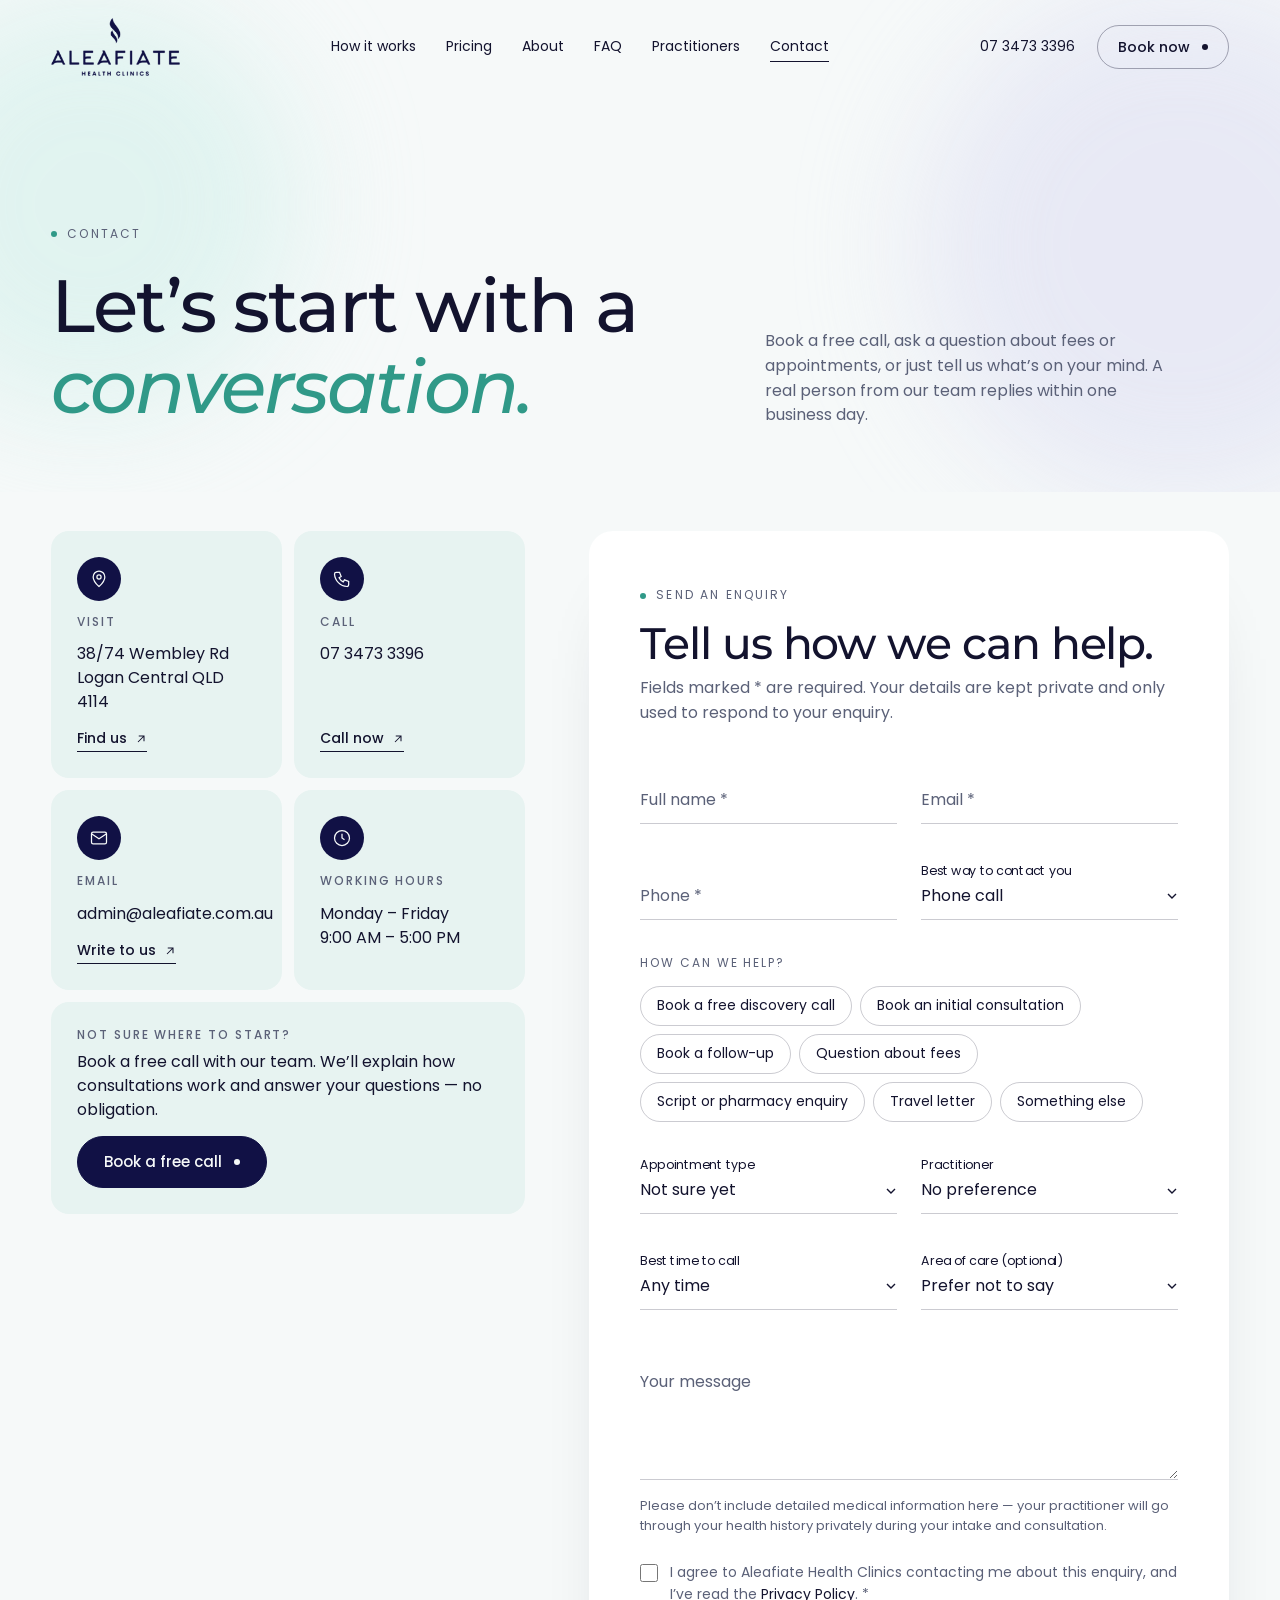
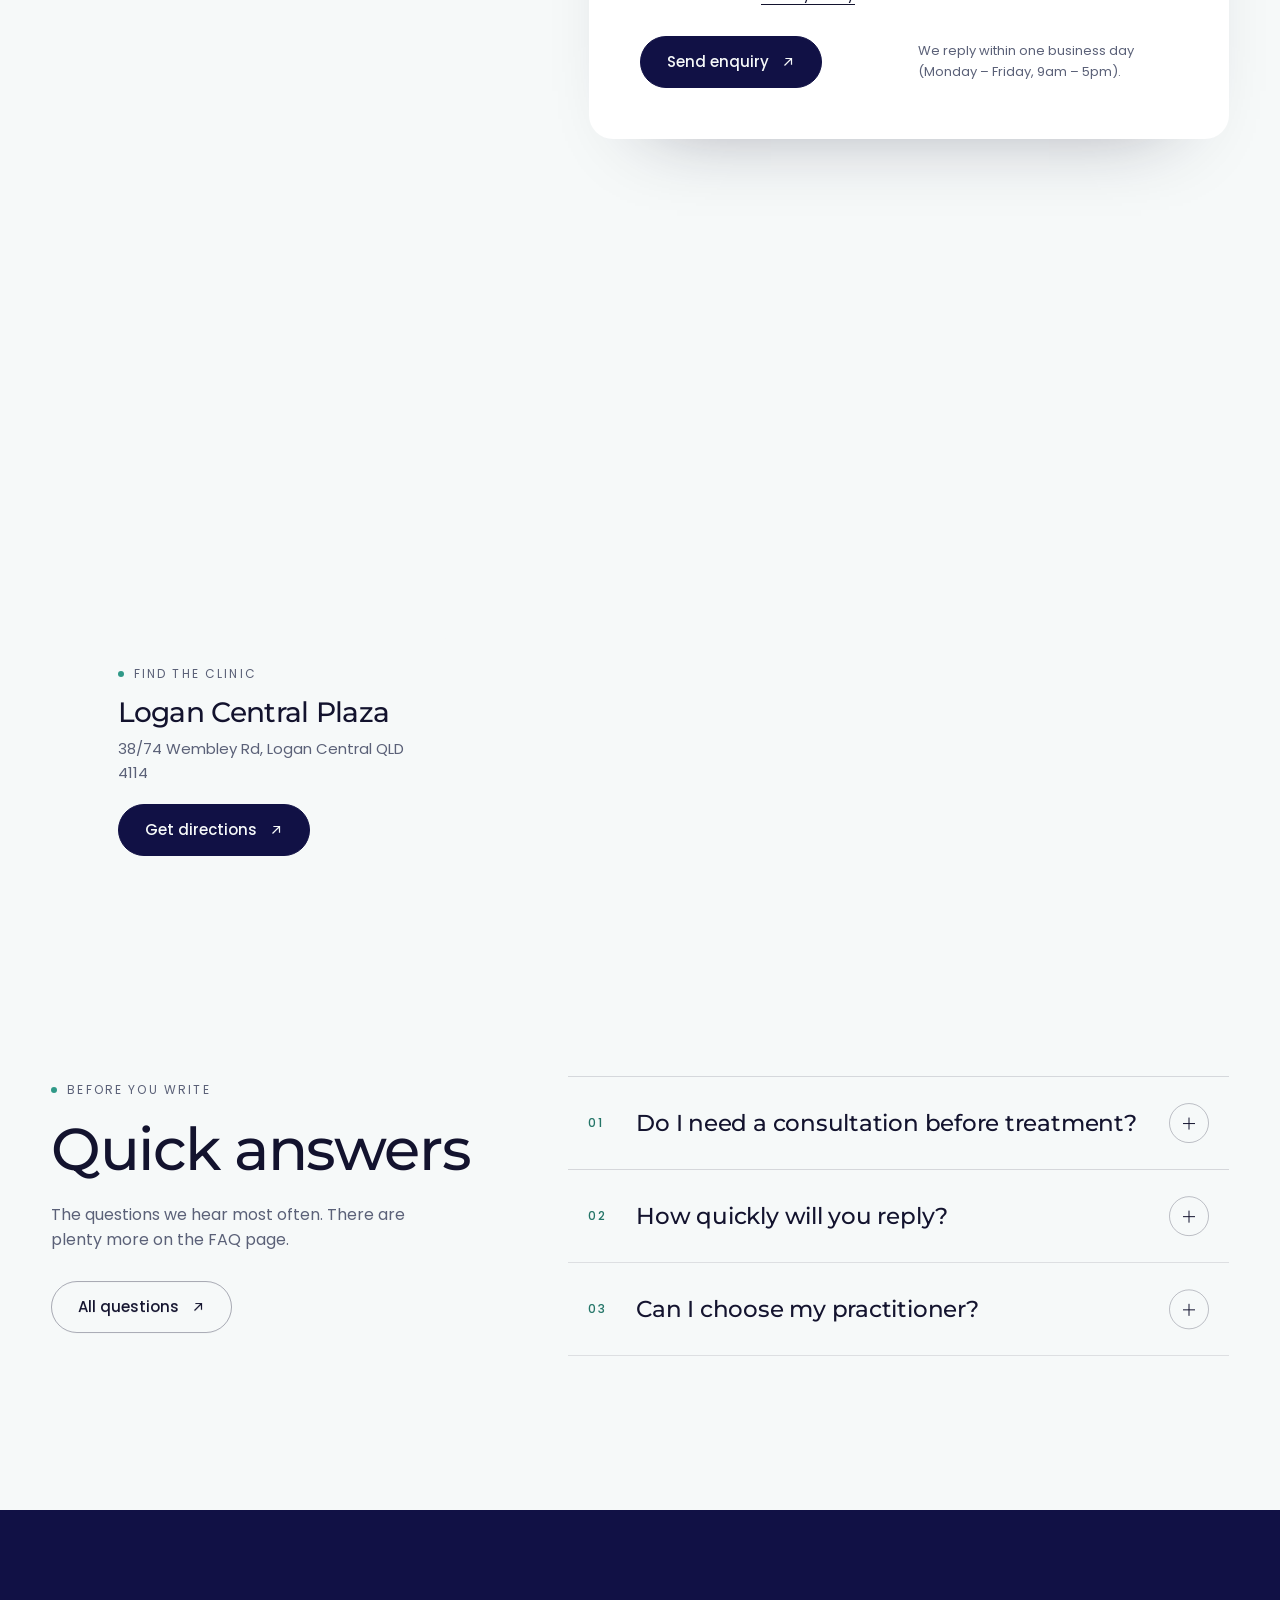
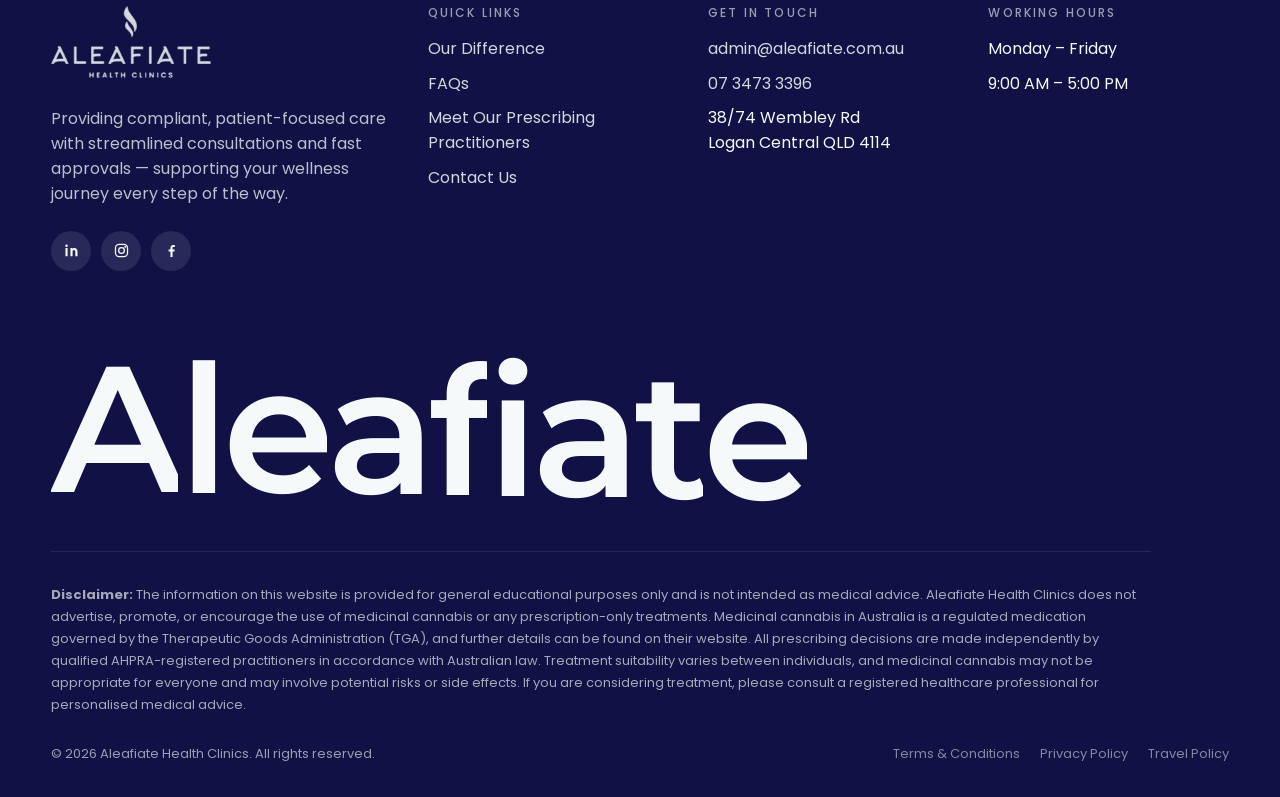
<file: contact.html>
<!doctype html>
<html lang="en">
<head>
<meta charset="utf-8">
<meta name="viewport" content="width=device-width, initial-scale=1">
<title>Contact — Aleafiate Health Clinics</title>
<meta name="description" content="Book a consultation, ask a question or find the Aleafiate clinic at Logan Central Plaza.">
<link rel="preconnect" href="https://fonts.googleapis.com">
<link rel="preconnect" href="https://fonts.gstatic.com" crossorigin>
<link href="https://fonts.googleapis.com/css2?family=Montserrat:ital,wght@0,400;0,500;0,600;0,700;1,500&family=Poppins:wght@300;400;500;600&display=swap" rel="stylesheet">
<link rel="stylesheet" href="css/style.css">
<link rel="stylesheet" href="css/booking.css">
</head>
<body>

<header class="nav" id="nav">
  <a href="index.html" class="logo" aria-label="Aleafiate Health Clinics home"><img src="images/brand/aleafiate-logo.png" alt="Aleafiate Health Clinics" width="180" height="81"></a>
  <nav class="nav__links" aria-label="Main">
    <a href="index.html#how-it-works">How it works</a><a href="index.html#pricing">Pricing</a><a href="about.html">About</a><a href="faq.html">FAQ</a><a href="practitioners.html">Practitioners</a><a href="contact.html" class="is-current">Contact</a>
  </nav>
  <div class="nav__right">
    <a href="tel:+61734733396" class="nav__phone">07 3473 3396</a>
    <a href="contact.html" class="btn btn--ghost" data-roll data-book><span class="btn__fill"></span><span class="btn__label">Book now</span><span class="btn__dot"></span></a>
    <button class="nav__burger" aria-label="Open menu"><span></span><span></span></button>
  </div>
</header>
<div class="mobile-menu"><a href="index.html">Home</a><a href="index.html#how-it-works">How it works</a><a href="index.html#pricing">Pricing</a><a href="about.html">About</a><a href="faq.html">FAQ</a><a href="practitioners.html">Practitioners</a><a href="contact.html">Contact</a></div>

<main>
<!-- ================= 1. HERO ================= -->
<section class="a-hero a-hero--compact">
  <div class="intro__orb intro__orb--a" data-speed="-0.2"></div>
  <div class="intro__orb intro__orb--b" data-speed="0.25"></div>
  <div class="container">
    <div class="a-hero__top">
      <div><span class="eyebrow" data-up>Contact</span><h1 data-words style="margin-top:20px">Let’s start with a <em>conversation.</em></h1></div>
      <p class="a-hero__sub" data-up>Book a free call, ask a question about fees or appointments, or just tell us what’s on your mind. A real person from our team replies within one business day.</p>
    </div>
  </div>
</section>

<!-- ================= 2. INFO + FORM ================= -->
<section class="section" style="padding-top:clamp(20px,3vw,40px)">
  <div class="container contact__grid">
    <div class="info" data-stagger>
      <div class="info__card"><span class="info__icon"><svg viewBox="0 0 24 24" fill="none" stroke="currentColor" stroke-width="1.5"><path d="M12 21s-7-6.2-7-11.5A7 7 0 0 1 19 9.5C19 14.8 12 21 12 21z"/><circle cx="12" cy="9.5" r="2.5"/></svg></span><h3>Visit</h3><p>38/74 Wembley Rd<br>Logan Central QLD 4114</p><a href="#map" class="link-arrow" data-offset="100">Find us <svg viewBox="0 0 16 16" fill="none" stroke="currentColor" stroke-width="1.4"><path d="M4 12L12 4M5 4h7v7"/></svg></a></div>
      <div class="info__card"><span class="info__icon"><svg viewBox="0 0 24 24" fill="none" stroke="currentColor" stroke-width="1.5"><path d="M5 4h4l2 5-2.5 1.5a11 11 0 0 0 5 5L15 13l5 2v4a2 2 0 0 1-2 2A16 16 0 0 1 3 6a2 2 0 0 1 2-2z"/></svg></span><h3>Call</h3><p>07 3473 3396</p><a href="tel:+61734733396" class="link-arrow">Call now <svg viewBox="0 0 16 16" fill="none" stroke="currentColor" stroke-width="1.4"><path d="M4 12L12 4M5 4h7v7"/></svg></a></div>
      <div class="info__card"><span class="info__icon"><svg viewBox="0 0 24 24" fill="none" stroke="currentColor" stroke-width="1.5"><rect x="3" y="5" width="18" height="14" rx="2"/><path d="M3 7l9 6 9-6"/></svg></span><h3>Email</h3><p>admin@aleafiate.com.au</p><a href="mailto:admin@aleafiate.com.au" class="link-arrow">Write to us <svg viewBox="0 0 16 16" fill="none" stroke="currentColor" stroke-width="1.4"><path d="M4 12L12 4M5 4h7v7"/></svg></a></div>
      <div class="info__card"><span class="info__icon"><svg viewBox="0 0 24 24" fill="none" stroke="currentColor" stroke-width="1.5"><circle cx="12" cy="12" r="9"/><path d="M12 7v5l3 2"/></svg></span><h3>Working hours</h3><p>Monday – Friday<br>9:00 AM – 5:00 PM</p></div>
      <div class="info__card info__card--wide"><div><h3>Not sure where to start?</h3><p style="margin-top:8px">Book a free call with our team. We’ll explain how consultations work and answer your questions — no obligation.</p></div><a href="tel:+61734733396" class="btn" data-roll><span class="btn__fill"></span><span class="btn__label">Book a free call</span><span class="btn__dot"></span></a></div>
    </div>

    <div class="form-card" data-up>
      <span class="eyebrow">Send an enquiry</span>
      <h2 data-lines>Tell us how we can help.</h2>
      <p>Fields marked * are required. Your details are kept private and only used to respond to your enquiry.</p>
      <!-- To receive enquiries directly, set action="" to a form service URL (e.g. Formspree).
           Without it, the form opens the visitor's email app addressed to data-mailto. -->
      <form data-form data-mailto="admin@aleafiate.com.au" action="" method="post" novalidate>
        <div class="form-row">
          <div class="field"><input id="f-name" name="name" type="text" placeholder=" " required autocomplete="name"><label for="f-name">Full name *</label><span class="field__bar"></span><span class="field__err">Please enter your name</span></div>
          <div class="field"><input id="f-email" name="email" type="email" placeholder=" " required autocomplete="email"><label for="f-email">Email *</label><span class="field__bar"></span><span class="field__err">Please enter a valid email</span></div>
        </div>
        <div class="form-row">
          <div class="field"><input id="f-phone" name="phone" type="tel" placeholder=" " required autocomplete="tel"><label for="f-phone">Phone *</label><span class="field__bar"></span><span class="field__err">Please enter a valid phone number</span></div>
          <div class="field field--static"><select id="f-contact-method" name="contact-method"><option>Phone call</option><option>Email</option><option>Either is fine</option></select><label for="f-contact-method">Best way to contact you</label><span class="field__bar"></span></div>
        </div>
        <span class="form-label">How can we help?</span>
        <ul class="chips"><li class="chip"><label><input type="checkbox" name="enquiry" value="Book a free discovery call"><span>Book a free discovery call</span></label></li><li class="chip"><label><input type="checkbox" name="enquiry" value="Book an initial consultation"><span>Book an initial consultation</span></label></li><li class="chip"><label><input type="checkbox" name="enquiry" value="Book a follow-up"><span>Book a follow-up</span></label></li><li class="chip"><label><input type="checkbox" name="enquiry" value="Question about fees"><span>Question about fees</span></label></li><li class="chip"><label><input type="checkbox" name="enquiry" value="Script or pharmacy enquiry"><span>Script or pharmacy enquiry</span></label></li><li class="chip"><label><input type="checkbox" name="enquiry" value="Travel letter"><span>Travel letter</span></label></li><li class="chip"><label><input type="checkbox" name="enquiry" value="Something else"><span>Something else</span></label></li></ul>
        <div class="form-row">
          <div class="field field--static"><select id="f-appointment" name="appointment"><option>Not sure yet</option><option>Telehealth</option><option>In clinic — Logan Central</option></select><label for="f-appointment">Appointment type</label><span class="field__bar"></span></div>
          <div class="field field--static"><select id="f-practitioner" name="practitioner"><option>No preference</option><option>Dr Frank Guerrera</option><option>Jeremy Chou (Nurse Practitioner)</option></select><label for="f-practitioner">Practitioner</label><span class="field__bar"></span></div>
        </div>
        <div class="form-row">
          <div class="field field--static"><select id="f-time" name="time"><option>Any time</option><option>Morning (9am – 12pm)</option><option>Afternoon (12pm – 5pm)</option></select><label for="f-time">Best time to call</label><span class="field__bar"></span></div>
          <div class="field field--static"><select id="f-area" name="area"><option>Prefer not to say</option><option>Pain &amp; physical discomfort</option><option>Sleep &amp; rest</option><option>Mental &amp; emotional wellbeing</option><option>Women’s health</option><option>Something else</option></select><label for="f-area">Area of care (optional)</label><span class="field__bar"></span></div>
        </div>
        <div class="field"><textarea id="f-message" name="message" placeholder=" " rows="4"></textarea><label for="f-message">Your message</label><span class="field__bar"></span></div>
        <p class="field__hint">Please don’t include detailed medical information here — your practitioner will go through your health history privately during your intake and consultation.</p>
        <label class="check"><input type="checkbox" name="consent" value="yes" required><span>I agree to Aleafiate Health Clinics contacting me about this enquiry, and I’ve read the <a href="privacy-policy.html">Privacy Policy</a>. *</span></label>
        <div class="form-foot">
          <button type="submit" class="btn" data-roll><span class="btn__fill"></span><span class="btn__label">Send enquiry</span><svg class="btn__arrow" viewBox="0 0 16 16" fill="none" stroke="currentColor" stroke-width="1.4"><path d="M4 12L12 4M5 4h7v7"/></svg></button>
          <small>We reply within one business day (Monday – Friday, 9am – 5pm).</small>
        </div>
      </form>
      <div class="form-success" aria-live="polite">
        <svg viewBox="0 0 84 84" fill="none" stroke="currentColor" stroke-width="1.6"><circle cx="42" cy="42" r="40"/><path d="M27 43l10 10 20-22"/></svg>
        <h3>Thank you.</h3>
        <p data-success-note>We’ve received your enquiry and will be in touch within one business day.</p>
        <a href="index.html" class="btn btn--ghost" data-roll><span class="btn__fill"></span><span class="btn__label">Back to home</span><svg class="btn__arrow" viewBox="0 0 16 16" fill="none" stroke="currentColor" stroke-width="1.4"><path d="M4 12L12 4M5 4h7v7"/></svg></a>
      </div>
    </div>
  </div>
</section>

<!-- ================= 3. MAP ================= -->
<section class="section" id="map" style="padding-top:0">
  <div class="container">
    <div class="map" data-up>
      <iframe src="https://www.google.com/maps?q=Logan+Central+Plaza,+74+Wembley+Rd,+Logan+Central+QLD+4114&amp;output=embed" title="Map showing Aleafiate Health Clinics at Logan Central Plaza" loading="lazy" referrerpolicy="no-referrer-when-downgrade" allowfullscreen></iframe>
      <div class="map__card">
        <span class="eyebrow">Find the clinic</span>
        <h3>Logan Central Plaza</h3>
        <p>38/74 Wembley Rd, Logan Central QLD 4114</p>
        <a href="https://www.google.com/maps/dir/?api=1&amp;destination=Logan+Central+Plaza,+74+Wembley+Rd,+Logan+Central+QLD+4114" target="_blank" rel="noopener" class="btn" data-roll><span class="btn__fill"></span><span class="btn__label">Get directions</span><svg class="btn__arrow" viewBox="0 0 16 16" fill="none" stroke="currentColor" stroke-width="1.4"><path d="M4 12L12 4M5 4h7v7"/></svg></a>
      </div>
    </div>
  </div>
</section>

<!-- ================= 4. QUICK FAQ ================= -->
<section class="section" style="padding-top:0">
  <div class="container split2">
    <div>
      <span class="eyebrow">Before you write</span>
      <h2 data-words>Quick answers</h2>
      <p data-up>The questions we hear most often. There are plenty more on the FAQ page.</p>
      <div data-up><a href="faq.html" class="btn btn--ghost" data-roll><span class="btn__fill"></span><span class="btn__label">All questions</span><svg class="btn__arrow" viewBox="0 0 16 16" fill="none" stroke="currentColor" stroke-width="1.4"><path d="M4 12L12 4M5 4h7v7"/></svg></a></div>
    </div>
    <div class="acc" data-accordion data-stagger>
        <div class="acc__item"><button class="acc__q"><span class="acc__num">01</span><span>Do I need a consultation before treatment?</span><span class="acc__icon" aria-hidden="true"></span></button><div class="acc__a"><div class="acc__inner"><p>Yes. Every new patient starts with a free discovery call, then an initial consultation with an AHPRA-registered practitioner — by telehealth or at our Logan Central clinic — before any treatment is considered.</p></div></div></div>
        <div class="acc__item"><button class="acc__q"><span class="acc__num">02</span><span>How quickly will you reply?</span><span class="acc__icon" aria-hidden="true"></span></button><div class="acc__a"><div class="acc__inner"><p>We reply to every enquiry within one business day (Monday – Friday, 9am – 5pm). If it’s urgent, please call us on 07 3473 3396.</p></div></div></div>
        <div class="acc__item"><button class="acc__q"><span class="acc__num">03</span><span>Can I choose my practitioner?</span><span class="acc__icon" aria-hidden="true"></span></button><div class="acc__a"><div class="acc__inner"><p>Of course. Pick one in the form, or <a href="practitioners.html">browse the team</a> first and book from their profile.</p></div></div></div>
    </div>
  </div>
</section>
</main>

<footer class="footer">
  <div class="container">
    <div class="footer__top">
      <div class="footer__brand">
        <a href="index.html" class="footer__logo"><img src="images/brand/aleafiate-logo-white.png" alt="Aleafiate Health Clinics" width="170" height="77" loading="lazy"></a>
        <p>Providing compliant, patient-focused care with streamlined consultations and fast approvals — supporting your wellness journey every step of the way.</p>
        <div class="socials">
          <a href="https://www.linkedin.com/company/aleafiate/" target="_blank" rel="noopener" aria-label="Aleafiate on LinkedIn"><svg viewBox="0 0 24 24" fill="currentColor"><path d="M6.5 8.5h-3V20h3V8.5zM5 3.5a1.75 1.75 0 1 0 0 3.5 1.75 1.75 0 0 0 0-3.5zM20.5 13.4c0-3-1.6-4.9-4.2-4.9-1.5 0-2.4.8-2.8 1.5V8.5h-3V20h3v-6c0-1.5.6-2.6 2-2.6s1.9 1.1 1.9 2.6v6h3.1v-6.6z"/></svg></a>
          <a href="https://www.instagram.com/aleafiate.com.au/" target="_blank" rel="noopener" aria-label="Aleafiate on Instagram"><svg viewBox="0 0 24 24" fill="none" stroke="currentColor" stroke-width="1.8"><rect x="3.5" y="3.5" width="17" height="17" rx="5"/><circle cx="12" cy="12" r="4"/><circle cx="17.3" cy="6.7" r=".6" fill="currentColor"/></svg></a>
          <a href="https://www.facebook.com/aleafiate" target="_blank" rel="noopener" aria-label="Aleafiate on Facebook"><svg viewBox="0 0 24 24" fill="currentColor"><path d="M13.5 21v-7.5h2.6l.4-3h-3V8.6c0-.9.3-1.5 1.6-1.5h1.6V4.4c-.3 0-1.2-.1-2.3-.1-2.3 0-3.9 1.4-3.9 4v2.2H7.9v3h2.6V21h3z"/></svg></a>
        </div>
      </div>
      <div><h4>Quick links</h4><ul><li><a href="about.html">Our Difference</a></li><li><a href="faq.html">FAQs</a></li><li><a href="practitioners.html">Meet Our Prescribing Practitioners</a></li><li><a href="contact.html">Contact Us</a></li></ul></div>
      <div><h4>Get in touch</h4><ul><li><a href="mailto:admin@aleafiate.com.au">admin@aleafiate.com.au</a></li><li><a href="tel:+61734733396">07 3473 3396</a></li><li>38/74 Wembley Rd<br>Logan Central QLD 4114</li></ul></div>
      <div><h4>Working hours</h4><ul><li>Monday – Friday</li><li>9:00 AM – 5:00 PM</li></ul></div>
    </div>
    <div class="footer__word" data-letters>Aleafiate</div>
    <p class="footer__disclaimer"><b>Disclaimer:</b> The information on this website is provided for general educational purposes only and is not intended as medical advice. Aleafiate Health Clinics does not advertise, promote, or encourage the use of medicinal cannabis or any prescription-only treatments. Medicinal cannabis in Australia is a regulated medication governed by the Therapeutic Goods Administration (TGA), and further details can be found on their website. All prescribing decisions are made independently by qualified AHPRA-registered practitioners in accordance with Australian law. Treatment suitability varies between individuals, and medicinal cannabis may not be appropriate for everyone and may involve potential risks or side effects. If you are considering treatment, please consult a registered healthcare professional for personalised medical advice.</p>
    <div class="footer__bottom"><span>© <span data-year></span> Aleafiate Health Clinics. All rights reserved.</span><nav class="footer__legal" aria-label="Legal"><a href="terms-and-conditions.html">Terms &amp; Conditions</a><a href="privacy-policy.html">Privacy Policy</a><a href="travel-policy.html">Travel Policy</a></nav></div>
  </div>
</footer>

<script src="js/booking.js"></script>
<script src="js/vendor/gsap.min.js"></script>
<script src="js/vendor/ScrollTrigger.min.js"></script>
<script src="js/vendor/SplitText.min.js"></script>
<script src="js/vendor/Draggable.min.js"></script>
<script src="js/vendor/lenis.min.js"></script>
<script src="js/main.js"></script>
</body>
</html>
</file>
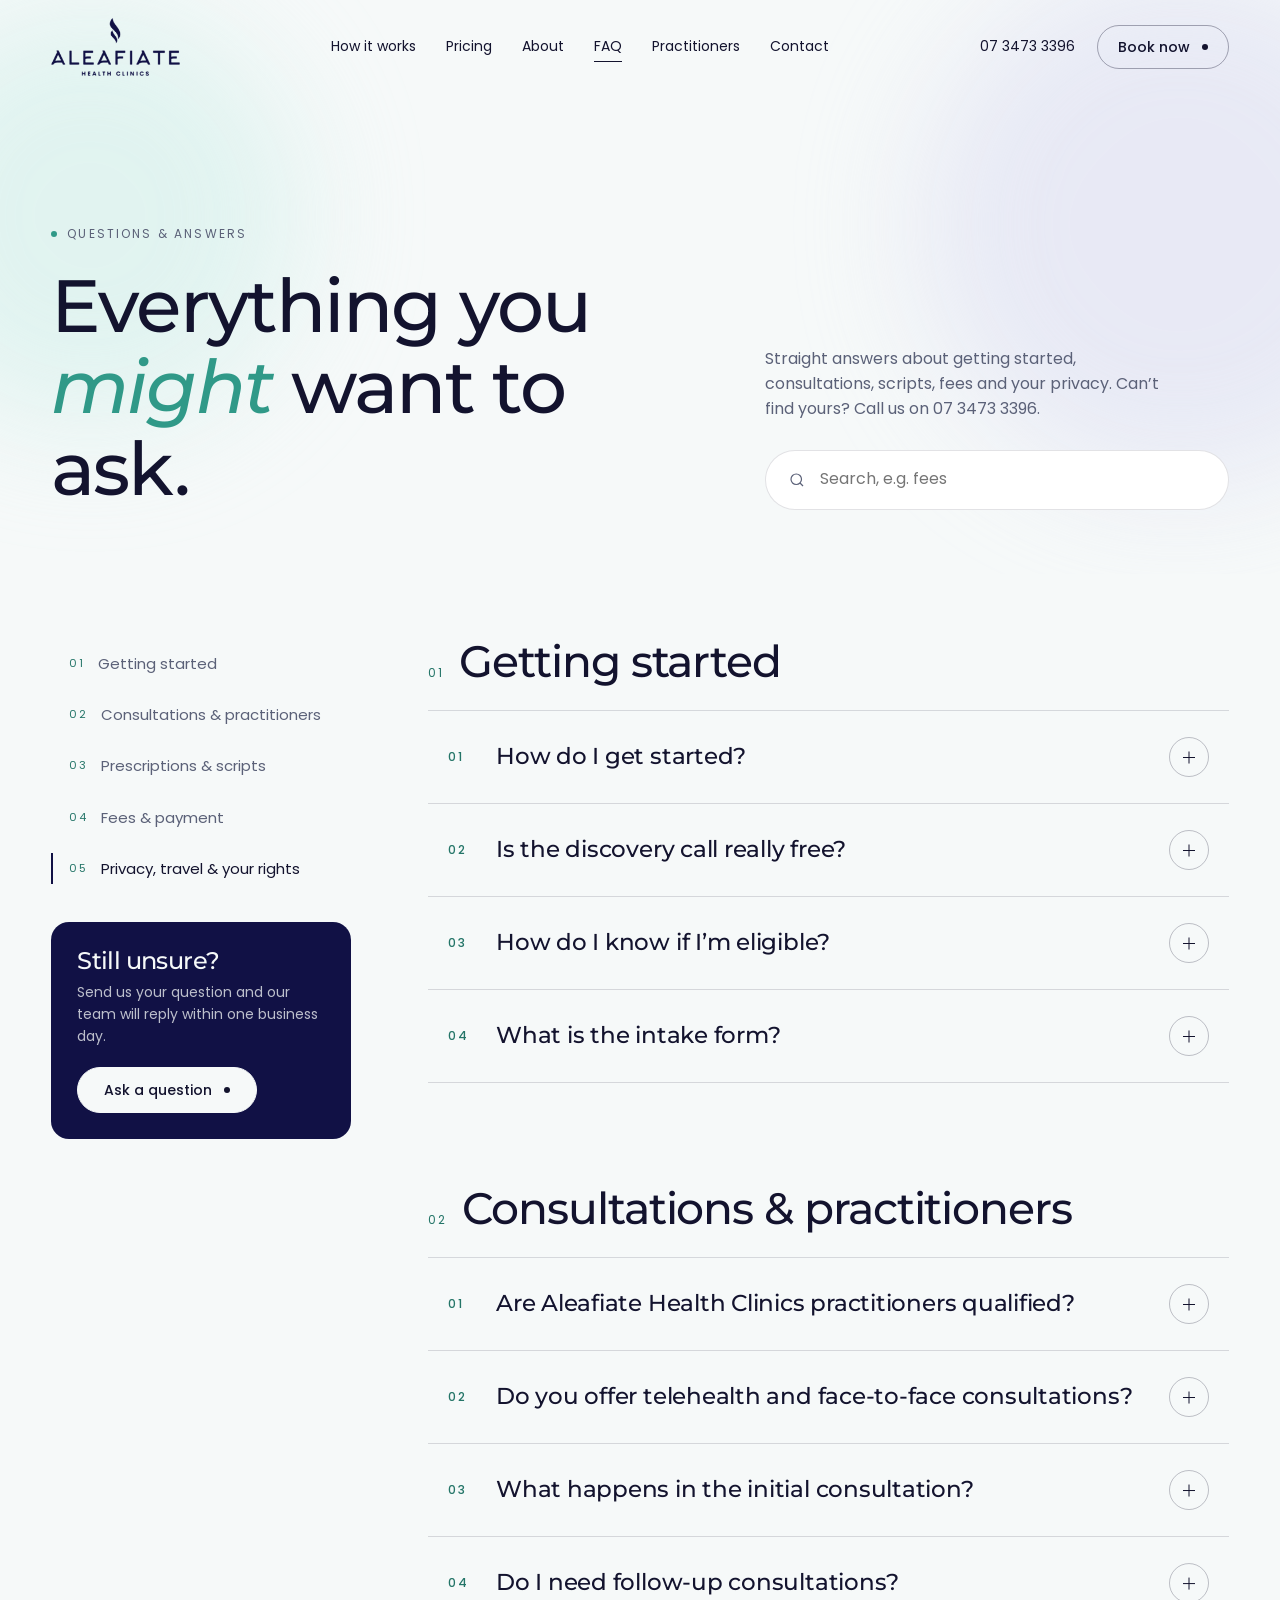
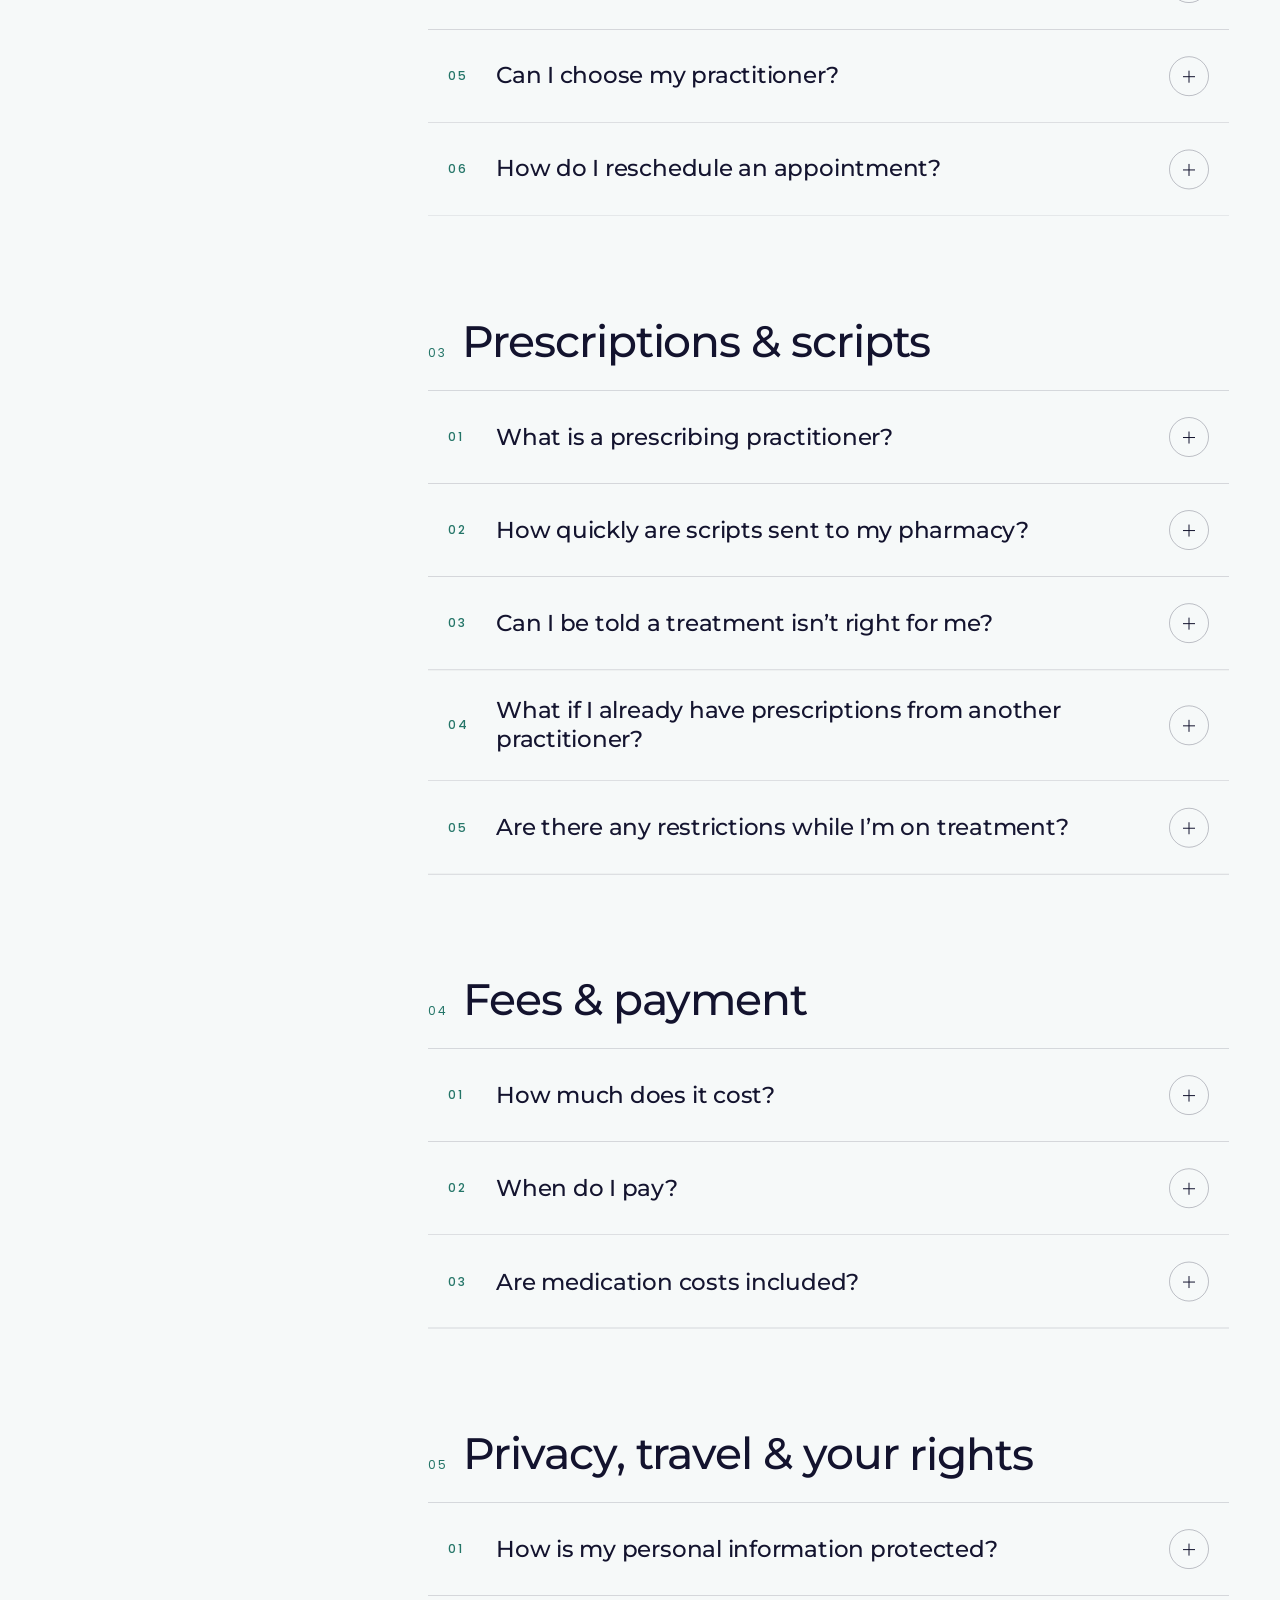
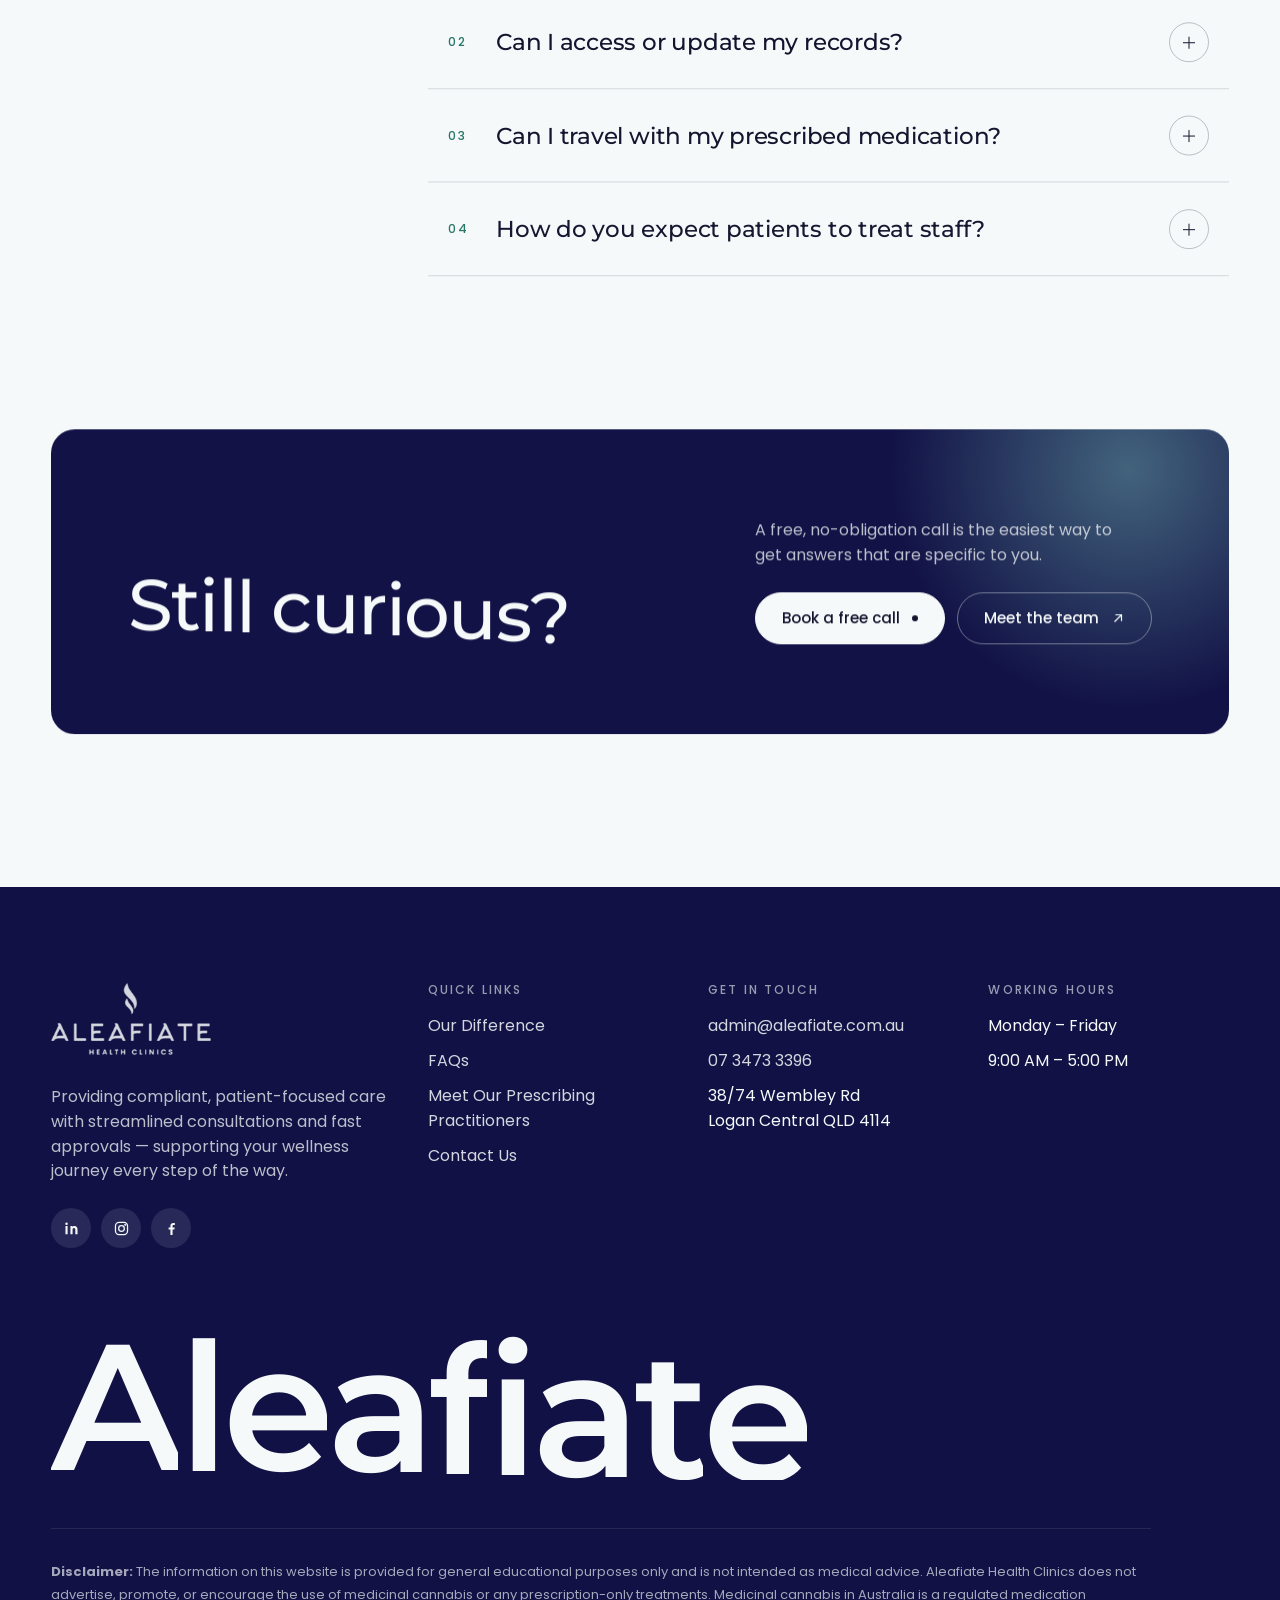
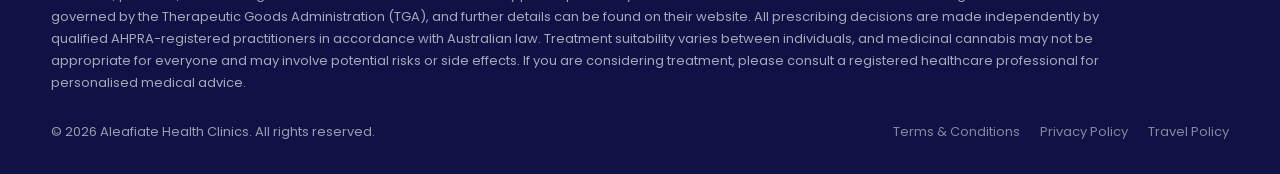
<file: faq.html>
<!doctype html>
<html lang="en">
<head>
<meta charset="utf-8">
<meta name="viewport" content="width=device-width, initial-scale=1">
<title>FAQ — Aleafiate Health Clinics</title>
<meta name="description" content="Answers to common questions about getting started, consultations, scripts, fees, privacy and travel at Aleafiate Health Clinics.">
<link rel="preconnect" href="https://fonts.googleapis.com">
<link rel="preconnect" href="https://fonts.gstatic.com" crossorigin>
<link href="https://fonts.googleapis.com/css2?family=Montserrat:ital,wght@0,400;0,500;0,600;0,700;1,500&family=Poppins:wght@300;400;500;600&display=swap" rel="stylesheet">
<link rel="stylesheet" href="css/style.css">
<link rel="stylesheet" href="css/booking.css">
</head>
<body>

<header class="nav" id="nav">
  <a href="index.html" class="logo" aria-label="Aleafiate Health Clinics home"><img src="images/brand/aleafiate-logo.png" alt="Aleafiate Health Clinics" width="180" height="81"></a>
  <nav class="nav__links" aria-label="Main">
    <a href="index.html#how-it-works">How it works</a><a href="index.html#pricing">Pricing</a><a href="about.html">About</a><a href="faq.html" class="is-current">FAQ</a><a href="practitioners.html">Practitioners</a><a href="contact.html">Contact</a>
  </nav>
  <div class="nav__right">
    <a href="tel:+61734733396" class="nav__phone">07 3473 3396</a>
    <a href="contact.html" class="btn btn--ghost" data-roll data-book><span class="btn__fill"></span><span class="btn__label">Book now</span><span class="btn__dot"></span></a>
    <button class="nav__burger" aria-label="Open menu"><span></span><span></span></button>
  </div>
</header>
<div class="mobile-menu"><a href="index.html">Home</a><a href="index.html#how-it-works">How it works</a><a href="index.html#pricing">Pricing</a><a href="about.html">About</a><a href="faq.html">FAQ</a><a href="practitioners.html">Practitioners</a><a href="contact.html">Contact</a></div>

<main>
<!-- ================= 1. HERO + SEARCH ================= -->
<section class="a-hero a-hero--compact">
  <div class="intro__orb intro__orb--a" data-speed="-0.2"></div>
  <div class="intro__orb intro__orb--b" data-speed="0.25"></div>
  <div class="container">
    <div class="a-hero__top">
      <div><span class="eyebrow" data-up>Questions &amp; answers</span><h1 data-words style="margin-top:20px">Everything you <em>might</em> want to ask.</h1></div>
      <div>
        <p class="a-hero__sub" data-up style="margin-bottom:28px">Straight answers about getting started, consultations, scripts, fees and your privacy. Can’t find yours? Call us on 07 3473 3396.</p>
        <label class="search" data-up><span class="sr-only">Search questions</span><svg viewBox="0 0 24 24" fill="none" stroke="currentColor" stroke-width="1.6"><circle cx="11" cy="11" r="7"/><path d="M20 20l-4-4"/></svg><input type="search" placeholder="Search, e.g. fees" data-faq-search autocomplete="off"></label>
      </div>
    </div>
  </div>
</section>

<!-- ================= 2. FAQ — sticky categories + accordions ================= -->
<section class="section" style="padding-top:clamp(40px,5vw,72px)">
  <div class="container faq__grid">
    <aside class="faq__side" data-left>
      <nav class="faq__cats" data-faq-cats aria-label="FAQ sections"><a href="#faq-getting-started" data-offset="100" class="is-active"><span>01</span>Getting started</a><a href="#faq-consultations" data-offset="100"><span>02</span>Consultations &amp; practitioners</a><a href="#faq-prescriptions" data-offset="100"><span>03</span>Prescriptions &amp; scripts</a><a href="#faq-fees" data-offset="100"><span>04</span>Fees &amp; payment</a><a href="#faq-privacy-travel" data-offset="100"><span>05</span>Privacy, travel &amp; your rights</a></nav>
      <div class="faq__help">
        <h3>Still unsure?</h3>
        <p>Send us your question and our team will reply within one business day.</p>
        <a href="contact.html" class="btn" data-roll><span class="btn__fill"></span><span class="btn__label">Ask a question</span><span class="btn__dot"></span></a>
      </div>
    </aside>
    <div class="faq__groups">
      <div class="faq__group" id="faq-getting-started" data-faq-group>
        <div class="faq__group-head"><span>01</span><h2 data-lines>Getting started</h2></div>
        <div class="acc" data-accordion data-stagger>
        <div class="acc__item"><button class="acc__q"><span class="acc__num">01</span><span>How do I get started?</span><span class="acc__icon" aria-hidden="true"></span></button><div class="acc__a"><div class="acc__inner"><p>Start with a free, no-obligation discovery call. Our team will talk through your health needs and explain how everything works. If you’d like to go ahead, you’ll complete an intake form and book an initial consultation with an AHPRA-registered practitioner.</p><p><a href="contact.html">Request a free call</a> or phone <a href="tel:+61734733396">07 3473 3396</a>.</p></div></div></div>
        <div class="acc__item"><button class="acc__q"><span class="acc__num">02</span><span>Is the discovery call really free?</span><span class="acc__icon" aria-hidden="true"></span></button><div class="acc__a"><div class="acc__inner"><p>Yes. The discovery call is $0 with no obligation. You can find out whether you’re eligible before committing to anything, and there’s no charge if you’re not eligible.</p></div></div></div>
        <div class="acc__item"><button class="acc__q"><span class="acc__num">03</span><span>How do I know if I’m eligible?</span><span class="acc__icon" aria-hidden="true"></span></button><div class="acc__a"><div class="acc__inner"><p>Our team can give you an idea during your free call, but eligibility is always decided by a registered practitioner after a proper assessment of your health and medical history.</p></div></div></div>
        <div class="acc__item"><button class="acc__q"><span class="acc__num">04</span><span>What is the intake form?</span><span class="acc__icon" aria-hidden="true"></span></button><div class="acc__a"><div class="acc__inner"><p>Before your appointment you’ll complete an intake form with your medical history and current health information. It helps your practitioner understand your needs before you meet.</p><p>Please submit it in good time — appointments may be cancelled if the form isn’t completed.</p></div></div></div>
        </div>
      </div>
      <div class="faq__group" id="faq-consultations" data-faq-group>
        <div class="faq__group-head"><span>02</span><h2 data-lines>Consultations &amp; practitioners</h2></div>
        <div class="acc" data-accordion data-stagger>
        <div class="acc__item"><button class="acc__q"><span class="acc__num">01</span><span>Are Aleafiate Health Clinics practitioners qualified?</span><span class="acc__icon" aria-hidden="true"></span></button><div class="acc__a"><div class="acc__inner"><p>Yes. All of our practitioners are qualified health professionals registered with AHPRA (the Australian Health Practitioner Regulation Agency). Every prescribing decision is made independently, in line with Australian law.</p><p><a href="practitioners.html">Meet our practitioners</a>.</p></div></div></div>
        <div class="acc__item"><button class="acc__q"><span class="acc__num">02</span><span>Do you offer telehealth and face-to-face consultations?</span><span class="acc__icon" aria-hidden="true"></span></button><div class="acc__a"><div class="acc__inner"><p>Yes. You can see a practitioner in person at our clinic in Logan Central Plaza, 38/74 Wembley Rd, or from home by telehealth — whichever suits you best.</p></div></div></div>
        <div class="acc__item"><button class="acc__q"><span class="acc__num">03</span><span>What happens in the initial consultation?</span><span class="acc__icon" aria-hidden="true"></span></button><div class="acc__a"><div class="acc__inner"><p>Your practitioner reviews your intake form, talks through your health history and goals, and assesses whether a treatment is safe and suitable for you. If it is, they’ll create a personalised plan with you.</p></div></div></div>
        <div class="acc__item"><button class="acc__q"><span class="acc__num">04</span><span>Do I need follow-up consultations?</span><span class="acc__icon" aria-hidden="true"></span></button><div class="acc__a"><div class="acc__inner"><p>Yes. Regular follow-up consultations are part of your care. They let your practitioner monitor your progress and adjust your plan so your treatment stays safe and effective.</p></div></div></div>
        <div class="acc__item"><button class="acc__q"><span class="acc__num">05</span><span>Can I choose my practitioner?</span><span class="acc__icon" aria-hidden="true"></span></button><div class="acc__a"><div class="acc__inner"><p>Of course. Choose a practitioner when you get in touch, or read their profiles first and book directly from there.</p></div></div></div>
        <div class="acc__item"><button class="acc__q"><span class="acc__num">06</span><span>How do I reschedule an appointment?</span><span class="acc__icon" aria-hidden="true"></span></button><div class="acc__a"><div class="acc__inner"><p>Please give us at least 24 hours’ notice if you need to reschedule. It lets us offer the time to another patient. Call <a href="tel:+61734733396">07 3473 3396</a> or email <a href="mailto:admin@aleafiate.com.au">admin@aleafiate.com.au</a>.</p></div></div></div>
        </div>
      </div>
      <div class="faq__group" id="faq-prescriptions" data-faq-group>
        <div class="faq__group-head"><span>03</span><h2 data-lines>Prescriptions &amp; scripts</h2></div>
        <div class="acc" data-accordion data-stagger>
        <div class="acc__item"><button class="acc__q"><span class="acc__num">01</span><span>What is a prescribing practitioner?</span><span class="acc__icon" aria-hidden="true"></span></button><div class="acc__a"><div class="acc__inner"><p>A prescribing practitioner is a qualified, registered clinician — such as a doctor or nurse practitioner — who is legally allowed to prescribe medicines. Some treatments can only be supplied after a prescriber has assessed you.</p></div></div></div>
        <div class="acc__item"><button class="acc__q"><span class="acc__num">02</span><span>How quickly are scripts sent to my pharmacy?</span><span class="acc__icon" aria-hidden="true"></span></button><div class="acc__a"><div class="acc__inner"><p>After your consultation, prescriptions are sent directly to your chosen pharmacy by email within 12–24 hours, along with any required TGA approvals.</p></div></div></div>
        <div class="acc__item"><button class="acc__q"><span class="acc__num">03</span><span>Can I be told a treatment isn’t right for me?</span><span class="acc__icon" aria-hidden="true"></span></button><div class="acc__a"><div class="acc__inner"><p>Yes. If a treatment isn’t safe or suitable for you, your practitioner won’t go ahead — and they’ll explain why and talk you through other options.</p></div></div></div>
        <div class="acc__item"><button class="acc__q"><span class="acc__num">04</span><span>What if I already have prescriptions from another practitioner?</span><span class="acc__icon" aria-hidden="true"></span></button><div class="acc__a"><div class="acc__inner"><p>Please tell us about any medicines you take. We use eScript software to check for conflicts with prescriptions from other practitioners. If a conflict is found, the script may be rejected and the consultation fee forfeited.</p></div></div></div>
        <div class="acc__item"><button class="acc__q"><span class="acc__num">05</span><span>Are there any restrictions while I’m on treatment?</span><span class="acc__icon" aria-hidden="true"></span></button><div class="acc__a"><div class="acc__inner"><p>Some treatments can affect your ability to drive or operate machinery, and some can interact with other medicines. Your practitioner will explain anything that applies to you — please follow their advice and report any side effects promptly. See our <a href="terms-and-conditions.html">Terms and Conditions</a>.</p></div></div></div>
        </div>
      </div>
      <div class="faq__group" id="faq-fees" data-faq-group>
        <div class="faq__group-head"><span>04</span><h2 data-lines>Fees &amp; payment</h2></div>
        <div class="acc" data-accordion data-stagger>
        <div class="acc__item"><button class="acc__q"><span class="acc__num">01</span><span>How much does it cost?</span><span class="acc__icon" aria-hidden="true"></span></button><div class="acc__a"><div class="acc__inner"><ul><li>Free discovery call: $0</li><li>Initial consultation: $0</li><li>Follow-up consultations: $65</li></ul><p>Medication costs are separate and vary depending on individual circumstances. Your practitioner will discuss them with you before anything is arranged.</p></div></div></div>
        <div class="acc__item"><button class="acc__q"><span class="acc__num">02</span><span>When do I pay?</span><span class="acc__icon" aria-hidden="true"></span></button><div class="acc__a"><div class="acc__inner"><p>Your card details (credit or debit) are pre-authorised before your consultation, and payment is processed automatically afterwards. Scripts are released once payment is complete.</p></div></div></div>
        <div class="acc__item"><button class="acc__q"><span class="acc__num">03</span><span>Are medication costs included?</span><span class="acc__icon" aria-hidden="true"></span></button><div class="acc__a"><div class="acc__inner"><p>No. Medication is paid for separately at your pharmacy, and the cost depends on what your practitioner prescribes. You’ll always know the cost before you go ahead.</p></div></div></div>
        </div>
      </div>
      <div class="faq__group" id="faq-privacy-travel" data-faq-group>
        <div class="faq__group-head"><span>05</span><h2 data-lines>Privacy, travel &amp; your rights</h2></div>
        <div class="acc" data-accordion data-stagger>
        <div class="acc__item"><button class="acc__q"><span class="acc__num">01</span><span>How is my personal information protected?</span><span class="acc__icon" aria-hidden="true"></span></button><div class="acc__a"><div class="acc__inner"><p>Your information is stored securely and only authorised staff can access it. We may share specific details with trusted partners, such as Hotdoc, to arrange telehealth appointments — they must keep it strictly confidential.</p><p>Read our <a href="privacy-policy.html">Privacy Policy</a>.</p></div></div></div>
        <div class="acc__item"><button class="acc__q"><span class="acc__num">02</span><span>Can I access or update my records?</span><span class="acc__icon" aria-hidden="true"></span></button><div class="acc__a"><div class="acc__inner"><p>Yes. You can request access to your records, ask us to correct inaccurate information, or request a copy of our full Privacy Policy by contacting us directly.</p></div></div></div>
        <div class="acc__item"><button class="acc__q"><span class="acc__num">03</span><span>Can I travel with my prescribed medication?</span><span class="acc__icon" aria-hidden="true"></span></button><div class="acc__a"><div class="acc__inner"><p>Laws differ between countries and between Australian states and territories. Before you travel, check the rules for your destination with its embassy or consulate, and check your airline’s and airport’s policies.</p><ul><li>Keep your medication in its original, labelled packaging.</li><li>Carry a copy of your prescription.</li><li>Ask us for a letter from the clinic if you need one.</li></ul><p>Read our <a href="travel-policy.html">Travel Policy</a>.</p></div></div></div>
        <div class="acc__item"><button class="acc__q"><span class="acc__num">04</span><span>How do you expect patients to treat staff?</span><span class="acc__icon" aria-hidden="true"></span></button><div class="acc__a"><div class="acc__inner"><p>We have a zero-tolerance policy towards abusive behaviour, including verbal abuse or aggressive remarks towards our staff or practitioners. Such behaviour may lead to services being stopped.</p></div></div></div>
        </div>
      </div>
      <div class="faq__empty" data-faq-empty hidden><b>No matches for “<span data-faq-term></span>”</b>Try a shorter word, or <a href="contact.html" class="link-arrow">ask us directly</a>.</div>
    </div>
  </div>
</section>

<!-- ================= 3. BANNER ================= -->
<section class="section" style="padding-top:0">
  <div class="container">
    <div class="banner" data-up>
      <div class="banner__orb" data-speed="0.3"></div>
      <h2 data-letters>Still curious?</h2>
      <div>
        <p>A free, no-obligation call is the easiest way to get answers that are specific to you.</p>
        <div class="banner__actions">
          <a href="contact.html" class="btn" data-roll><span class="btn__fill"></span><span class="btn__label">Book a free call</span><span class="btn__dot"></span></a>
          <a href="practitioners.html" class="btn btn--ghost" data-roll><span class="btn__fill"></span><span class="btn__label">Meet the team</span><svg class="btn__arrow" viewBox="0 0 16 16" fill="none" stroke="currentColor" stroke-width="1.4"><path d="M4 12L12 4M5 4h7v7"/></svg></a>
        </div>
      </div>
    </div>
  </div>
</section>
</main>

<footer class="footer">
  <div class="container">
    <div class="footer__top">
      <div class="footer__brand">
        <a href="index.html" class="footer__logo"><img src="images/brand/aleafiate-logo-white.png" alt="Aleafiate Health Clinics" width="170" height="77" loading="lazy"></a>
        <p>Providing compliant, patient-focused care with streamlined consultations and fast approvals — supporting your wellness journey every step of the way.</p>
        <div class="socials">
          <a href="https://www.linkedin.com/company/aleafiate/" target="_blank" rel="noopener" aria-label="Aleafiate on LinkedIn"><svg viewBox="0 0 24 24" fill="currentColor"><path d="M6.5 8.5h-3V20h3V8.5zM5 3.5a1.75 1.75 0 1 0 0 3.5 1.75 1.75 0 0 0 0-3.5zM20.5 13.4c0-3-1.6-4.9-4.2-4.9-1.5 0-2.4.8-2.8 1.5V8.5h-3V20h3v-6c0-1.5.6-2.6 2-2.6s1.9 1.1 1.9 2.6v6h3.1v-6.6z"/></svg></a>
          <a href="https://www.instagram.com/aleafiate.com.au/" target="_blank" rel="noopener" aria-label="Aleafiate on Instagram"><svg viewBox="0 0 24 24" fill="none" stroke="currentColor" stroke-width="1.8"><rect x="3.5" y="3.5" width="17" height="17" rx="5"/><circle cx="12" cy="12" r="4"/><circle cx="17.3" cy="6.7" r=".6" fill="currentColor"/></svg></a>
          <a href="https://www.facebook.com/aleafiate" target="_blank" rel="noopener" aria-label="Aleafiate on Facebook"><svg viewBox="0 0 24 24" fill="currentColor"><path d="M13.5 21v-7.5h2.6l.4-3h-3V8.6c0-.9.3-1.5 1.6-1.5h1.6V4.4c-.3 0-1.2-.1-2.3-.1-2.3 0-3.9 1.4-3.9 4v2.2H7.9v3h2.6V21h3z"/></svg></a>
        </div>
      </div>
      <div><h4>Quick links</h4><ul><li><a href="about.html">Our Difference</a></li><li><a href="faq.html">FAQs</a></li><li><a href="practitioners.html">Meet Our Prescribing Practitioners</a></li><li><a href="contact.html">Contact Us</a></li></ul></div>
      <div><h4>Get in touch</h4><ul><li><a href="mailto:admin@aleafiate.com.au">admin@aleafiate.com.au</a></li><li><a href="tel:+61734733396">07 3473 3396</a></li><li>38/74 Wembley Rd<br>Logan Central QLD 4114</li></ul></div>
      <div><h4>Working hours</h4><ul><li>Monday – Friday</li><li>9:00 AM – 5:00 PM</li></ul></div>
    </div>
    <div class="footer__word" data-letters>Aleafiate</div>
    <p class="footer__disclaimer"><b>Disclaimer:</b> The information on this website is provided for general educational purposes only and is not intended as medical advice. Aleafiate Health Clinics does not advertise, promote, or encourage the use of medicinal cannabis or any prescription-only treatments. Medicinal cannabis in Australia is a regulated medication governed by the Therapeutic Goods Administration (TGA), and further details can be found on their website. All prescribing decisions are made independently by qualified AHPRA-registered practitioners in accordance with Australian law. Treatment suitability varies between individuals, and medicinal cannabis may not be appropriate for everyone and may involve potential risks or side effects. If you are considering treatment, please consult a registered healthcare professional for personalised medical advice.</p>
    <div class="footer__bottom"><span>© <span data-year></span> Aleafiate Health Clinics. All rights reserved.</span><nav class="footer__legal" aria-label="Legal"><a href="terms-and-conditions.html">Terms &amp; Conditions</a><a href="privacy-policy.html">Privacy Policy</a><a href="travel-policy.html">Travel Policy</a></nav></div>
  </div>
</footer>

<script src="js/booking.js"></script>
<script src="js/vendor/gsap.min.js"></script>
<script src="js/vendor/ScrollTrigger.min.js"></script>
<script src="js/vendor/SplitText.min.js"></script>
<script src="js/vendor/Draggable.min.js"></script>
<script src="js/vendor/lenis.min.js"></script>
<script src="js/main.js"></script>
</body>
</html>
</file>
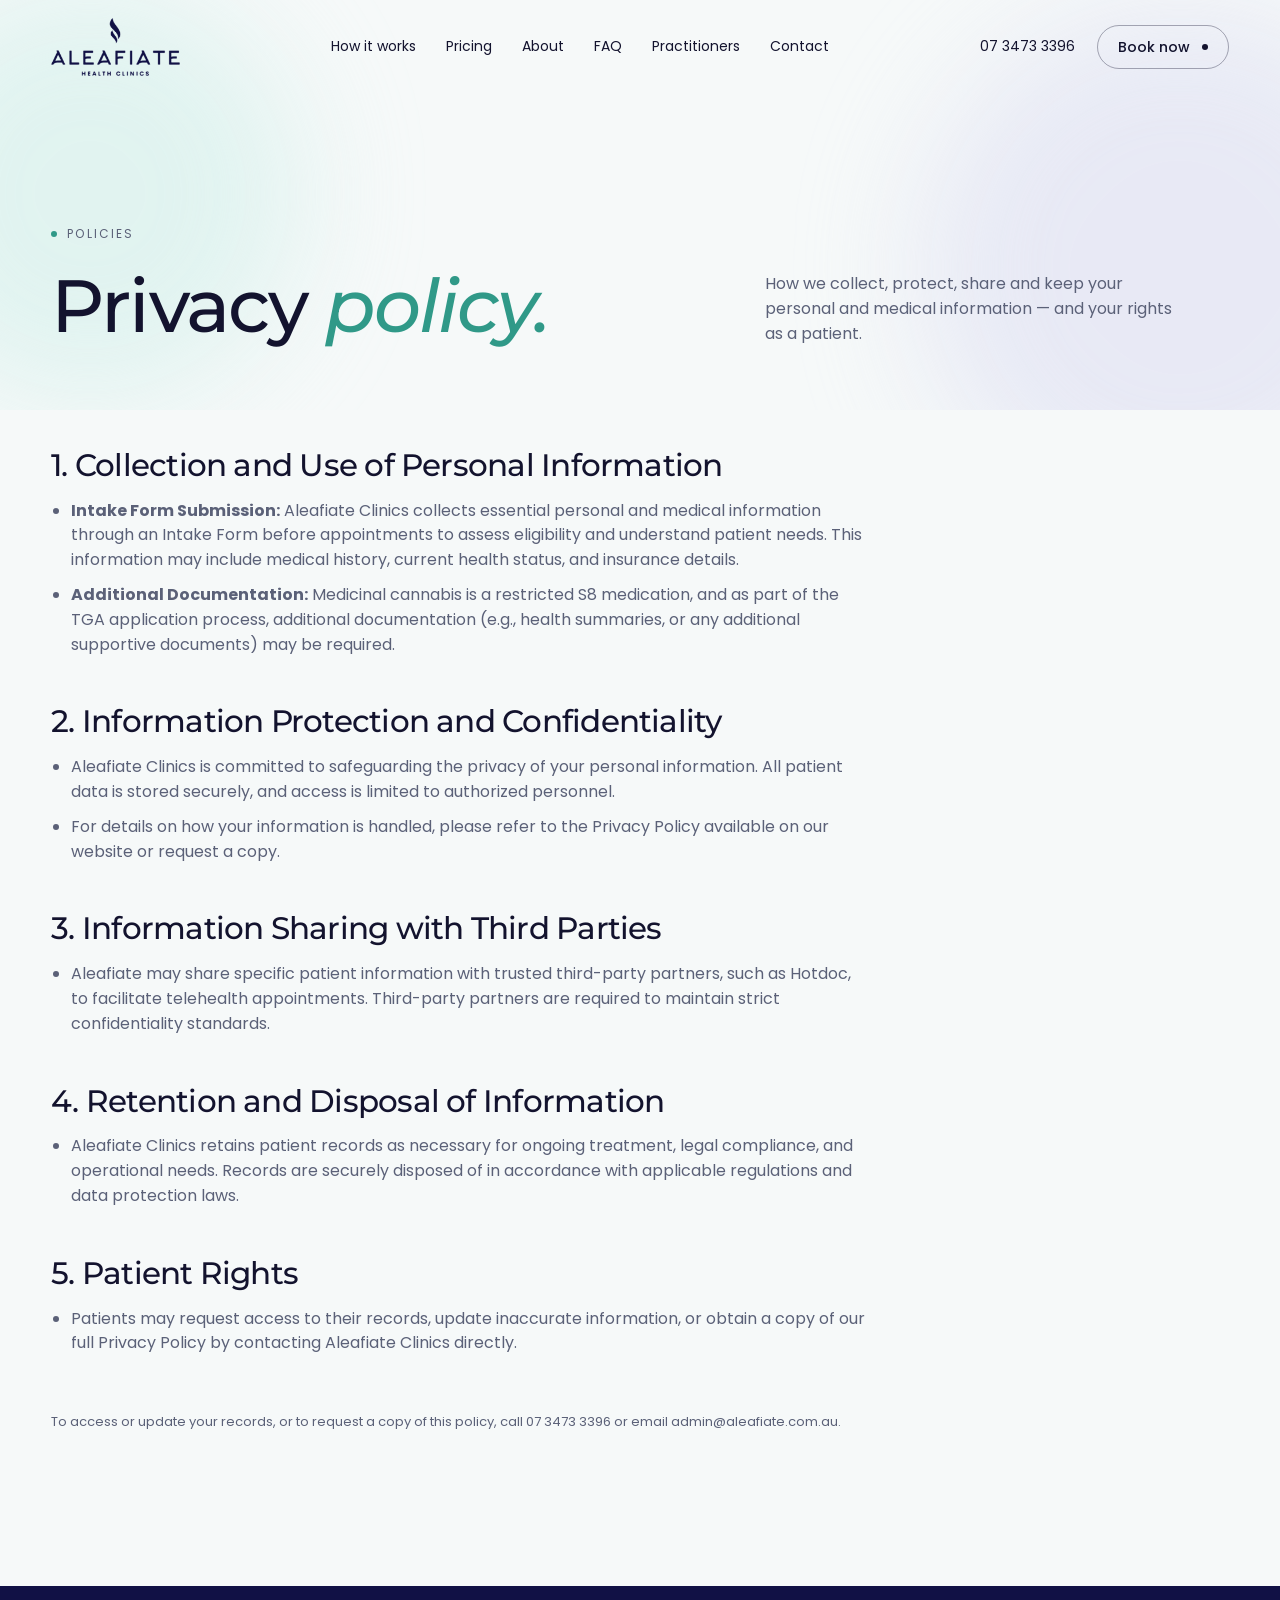
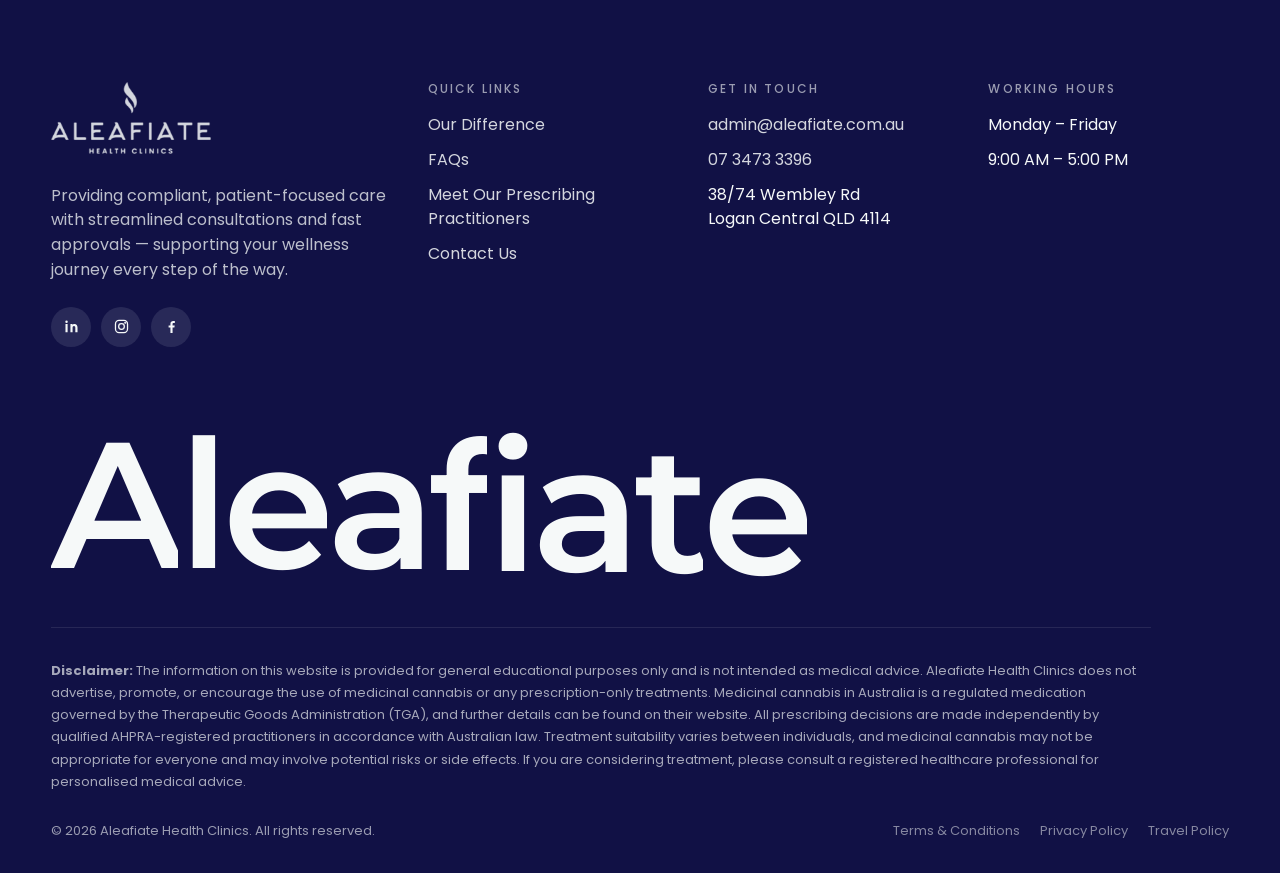
<file: privacy-policy.html>
<!doctype html>
<html lang="en">
<head>
<meta charset="utf-8">
<meta name="viewport" content="width=device-width, initial-scale=1">
<title>Privacy Policy — Aleafiate Health Clinics</title>
<meta name="description" content="How Aleafiate Health Clinics collects, protects, shares and retains your personal and medical information, and your rights as a patient.">
<link rel="preconnect" href="https://fonts.googleapis.com">
<link rel="preconnect" href="https://fonts.gstatic.com" crossorigin>
<link href="https://fonts.googleapis.com/css2?family=Montserrat:ital,wght@0,400;0,500;0,600;0,700;1,500&family=Poppins:wght@300;400;500;600&display=swap" rel="stylesheet">
<link rel="stylesheet" href="css/style.css">
<link rel="stylesheet" href="css/booking.css">
</head>
<body>

<header class="nav" id="nav">
  <a href="index.html" class="logo" aria-label="Aleafiate Health Clinics home"><img src="images/brand/aleafiate-logo.png" alt="Aleafiate Health Clinics" width="180" height="81"></a>
  <nav class="nav__links" aria-label="Main">
    <a href="index.html#how-it-works">How it works</a><a href="index.html#pricing">Pricing</a><a href="about.html">About</a><a href="faq.html">FAQ</a><a href="practitioners.html">Practitioners</a><a href="contact.html">Contact</a>
  </nav>
  <div class="nav__right">
    <a href="tel:+61734733396" class="nav__phone">07 3473 3396</a>
    <a href="contact.html" class="btn btn--ghost" data-roll data-book><span class="btn__fill"></span><span class="btn__label">Book now</span><span class="btn__dot"></span></a>
    <button class="nav__burger" aria-label="Open menu"><span></span><span></span></button>
  </div>
</header>
<div class="mobile-menu"><a href="index.html">Home</a><a href="index.html#how-it-works">How it works</a><a href="index.html#pricing">Pricing</a><a href="about.html">About</a><a href="faq.html">FAQ</a><a href="practitioners.html">Practitioners</a><a href="contact.html">Contact</a></div>

<main>
<!-- ================= 1. HERO ================= -->
<section class="a-hero a-hero--compact">
  <div class="intro__orb intro__orb--a" data-speed="-0.2"></div>
  <div class="intro__orb intro__orb--b" data-speed="0.25"></div>
  <div class="container">
    <div class="a-hero__top">
      <div><span class="eyebrow" data-up>Policies</span><h1 data-words style="margin-top:20px">Privacy <em>policy.</em></h1></div>
      <p class="a-hero__sub" data-up>How we collect, protect, share and keep your personal and medical information — and your rights as a patient.</p>
    </div>
  </div>
</section>

<!-- ================= 2. POLICY ================= -->
<section class="section" style="padding-top:clamp(20px,3vw,40px)">
  <div class="container">
    <article class="legal" data-up>
      <h2>1. Collection and Use of Personal Information</h2>
      <ul>
        <li><b>Intake Form Submission:</b> Aleafiate Clinics collects essential personal and medical information through an Intake Form before appointments to assess eligibility and understand patient needs. This information may include medical history, current health status, and insurance details.</li>
        <li><b>Additional Documentation:</b> Medicinal cannabis is a restricted S8 medication, and as part of the TGA application process, additional documentation (e.g., health summaries, or any additional supportive documents) may be required.</li>
      </ul>
      <h2>2. Information Protection and Confidentiality</h2>
      <ul>
        <li>Aleafiate Clinics is committed to safeguarding the privacy of your personal information. All patient data is stored securely, and access is limited to authorized personnel.</li>
        <li>For details on how your information is handled, please refer to the Privacy Policy available on our website or request a copy.</li>
      </ul>
      <h2>3. Information Sharing with Third Parties</h2>
      <ul>
        <li>Aleafiate may share specific patient information with trusted third-party partners, such as Hotdoc, to facilitate telehealth appointments. Third-party partners are required to maintain strict confidentiality standards.</li>
      </ul>
      <h2>4. Retention and Disposal of Information</h2>
      <ul>
        <li>Aleafiate Clinics retains patient records as necessary for ongoing treatment, legal compliance, and operational needs. Records are securely disposed of in accordance with applicable regulations and data protection laws.</li>
      </ul>
      <h2>5. Patient Rights</h2>
      <ul>
        <li>Patients may request access to their records, update inaccurate information, or obtain a copy of our full Privacy Policy by contacting Aleafiate Clinics directly.</li>
      </ul>
      <p class="legal__meta">To access or update your records, or to request a copy of this policy, call <a href="tel:+61734733396">07 3473 3396</a> or email <a href="mailto:admin@aleafiate.com.au">admin@aleafiate.com.au</a>.</p>
    </article>
  </div>
</section>
</main>

<footer class="footer">
  <div class="container">
    <div class="footer__top">
      <div class="footer__brand">
        <a href="index.html" class="footer__logo"><img src="images/brand/aleafiate-logo-white.png" alt="Aleafiate Health Clinics" width="170" height="77" loading="lazy"></a>
        <p>Providing compliant, patient-focused care with streamlined consultations and fast approvals — supporting your wellness journey every step of the way.</p>
        <div class="socials">
          <a href="https://www.linkedin.com/company/aleafiate/" target="_blank" rel="noopener" aria-label="Aleafiate on LinkedIn"><svg viewBox="0 0 24 24" fill="currentColor"><path d="M6.5 8.5h-3V20h3V8.5zM5 3.5a1.75 1.75 0 1 0 0 3.5 1.75 1.75 0 0 0 0-3.5zM20.5 13.4c0-3-1.6-4.9-4.2-4.9-1.5 0-2.4.8-2.8 1.5V8.5h-3V20h3v-6c0-1.5.6-2.6 2-2.6s1.9 1.1 1.9 2.6v6h3.1v-6.6z"/></svg></a>
          <a href="https://www.instagram.com/aleafiate.com.au/" target="_blank" rel="noopener" aria-label="Aleafiate on Instagram"><svg viewBox="0 0 24 24" fill="none" stroke="currentColor" stroke-width="1.8"><rect x="3.5" y="3.5" width="17" height="17" rx="5"/><circle cx="12" cy="12" r="4"/><circle cx="17.3" cy="6.7" r=".6" fill="currentColor"/></svg></a>
          <a href="https://www.facebook.com/aleafiate" target="_blank" rel="noopener" aria-label="Aleafiate on Facebook"><svg viewBox="0 0 24 24" fill="currentColor"><path d="M13.5 21v-7.5h2.6l.4-3h-3V8.6c0-.9.3-1.5 1.6-1.5h1.6V4.4c-.3 0-1.2-.1-2.3-.1-2.3 0-3.9 1.4-3.9 4v2.2H7.9v3h2.6V21h3z"/></svg></a>
        </div>
      </div>
      <div><h4>Quick links</h4><ul><li><a href="about.html">Our Difference</a></li><li><a href="faq.html">FAQs</a></li><li><a href="practitioners.html">Meet Our Prescribing Practitioners</a></li><li><a href="contact.html">Contact Us</a></li></ul></div>
      <div><h4>Get in touch</h4><ul><li><a href="mailto:admin@aleafiate.com.au">admin@aleafiate.com.au</a></li><li><a href="tel:+61734733396">07 3473 3396</a></li><li>38/74 Wembley Rd<br>Logan Central QLD 4114</li></ul></div>
      <div><h4>Working hours</h4><ul><li>Monday – Friday</li><li>9:00 AM – 5:00 PM</li></ul></div>
    </div>
    <div class="footer__word" data-letters>Aleafiate</div>
    <p class="footer__disclaimer"><b>Disclaimer:</b> The information on this website is provided for general educational purposes only and is not intended as medical advice. Aleafiate Health Clinics does not advertise, promote, or encourage the use of medicinal cannabis or any prescription-only treatments. Medicinal cannabis in Australia is a regulated medication governed by the Therapeutic Goods Administration (TGA), and further details can be found on their website. All prescribing decisions are made independently by qualified AHPRA-registered practitioners in accordance with Australian law. Treatment suitability varies between individuals, and medicinal cannabis may not be appropriate for everyone and may involve potential risks or side effects. If you are considering treatment, please consult a registered healthcare professional for personalised medical advice.</p>
    <div class="footer__bottom"><span>© <span data-year></span> Aleafiate Health Clinics. All rights reserved.</span><nav class="footer__legal" aria-label="Legal"><a href="terms-and-conditions.html">Terms &amp; Conditions</a><a href="privacy-policy.html">Privacy Policy</a><a href="travel-policy.html">Travel Policy</a></nav></div>
  </div>
</footer>

<script src="js/booking.js"></script>
<script src="js/vendor/gsap.min.js"></script>
<script src="js/vendor/ScrollTrigger.min.js"></script>
<script src="js/vendor/SplitText.min.js"></script>
<script src="js/vendor/Draggable.min.js"></script>
<script src="js/vendor/lenis.min.js"></script>
<script src="js/main.js"></script>
</body>
</html>
</file>
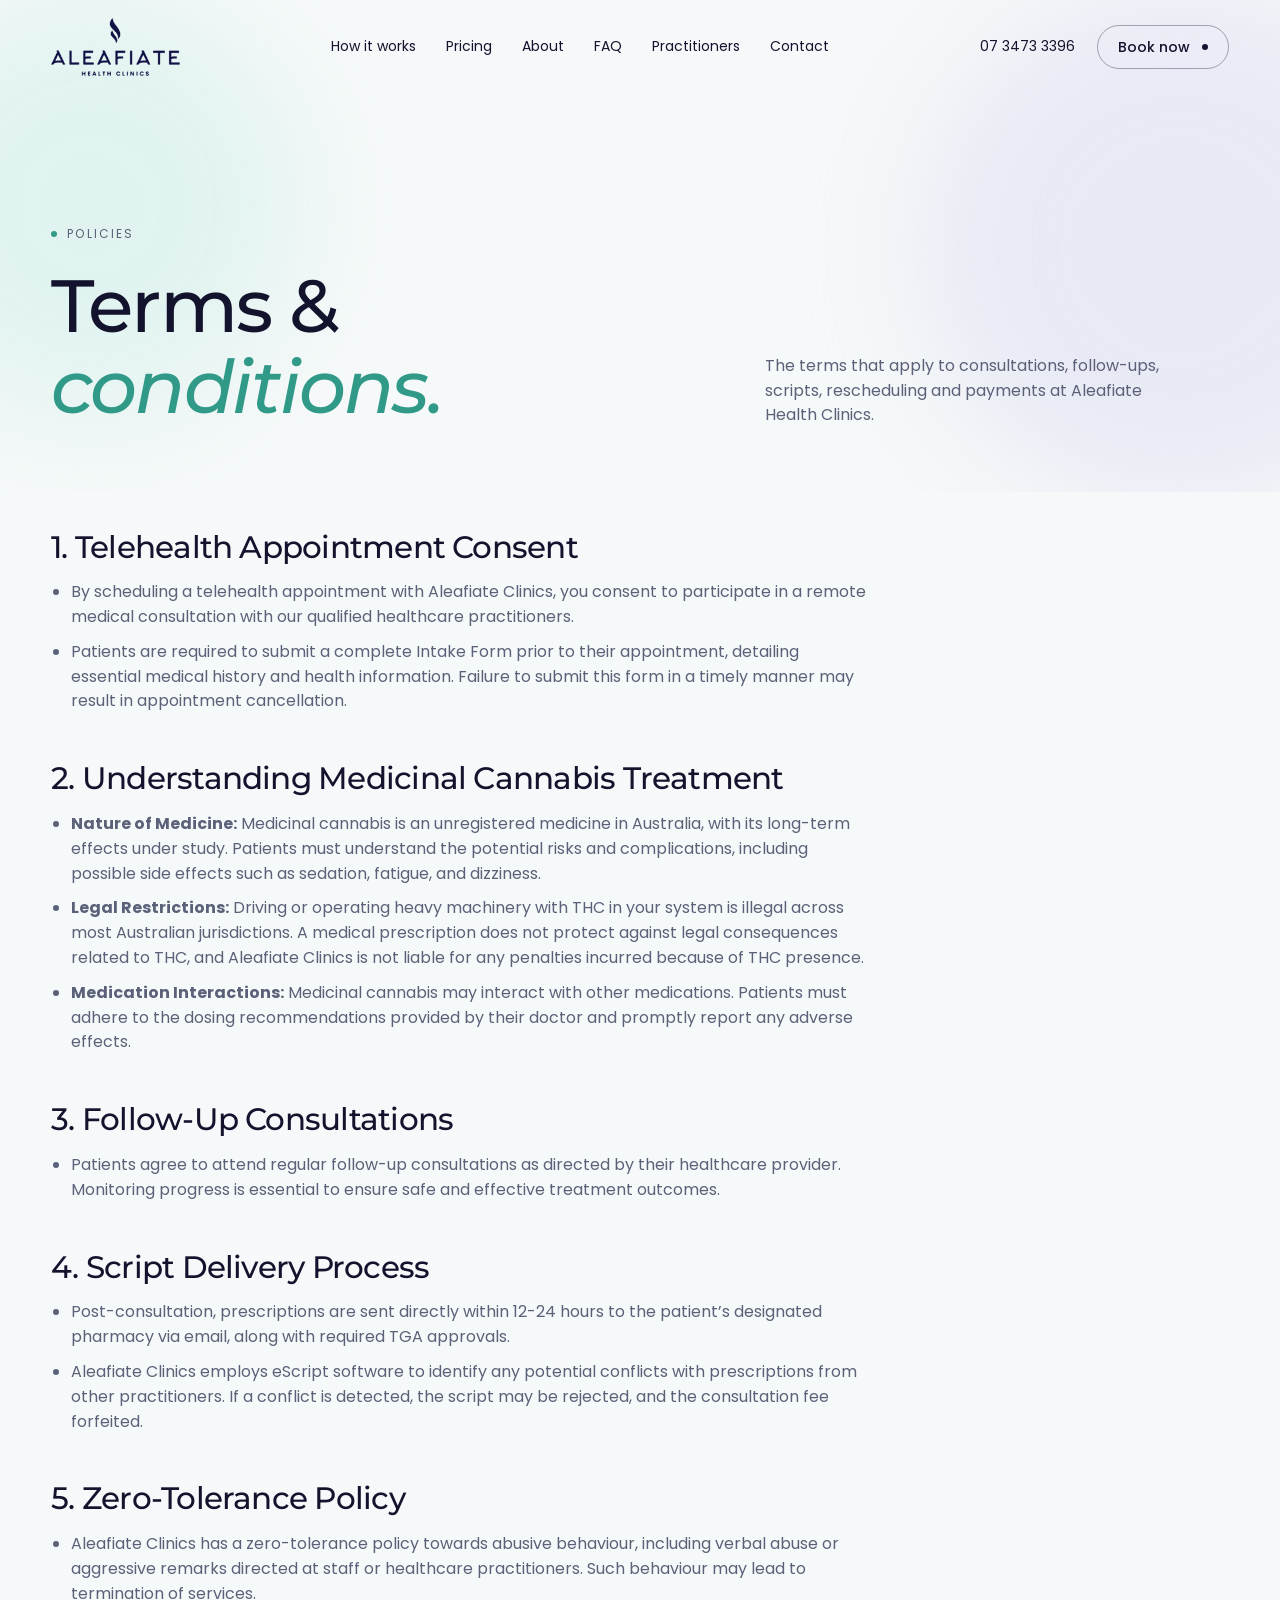
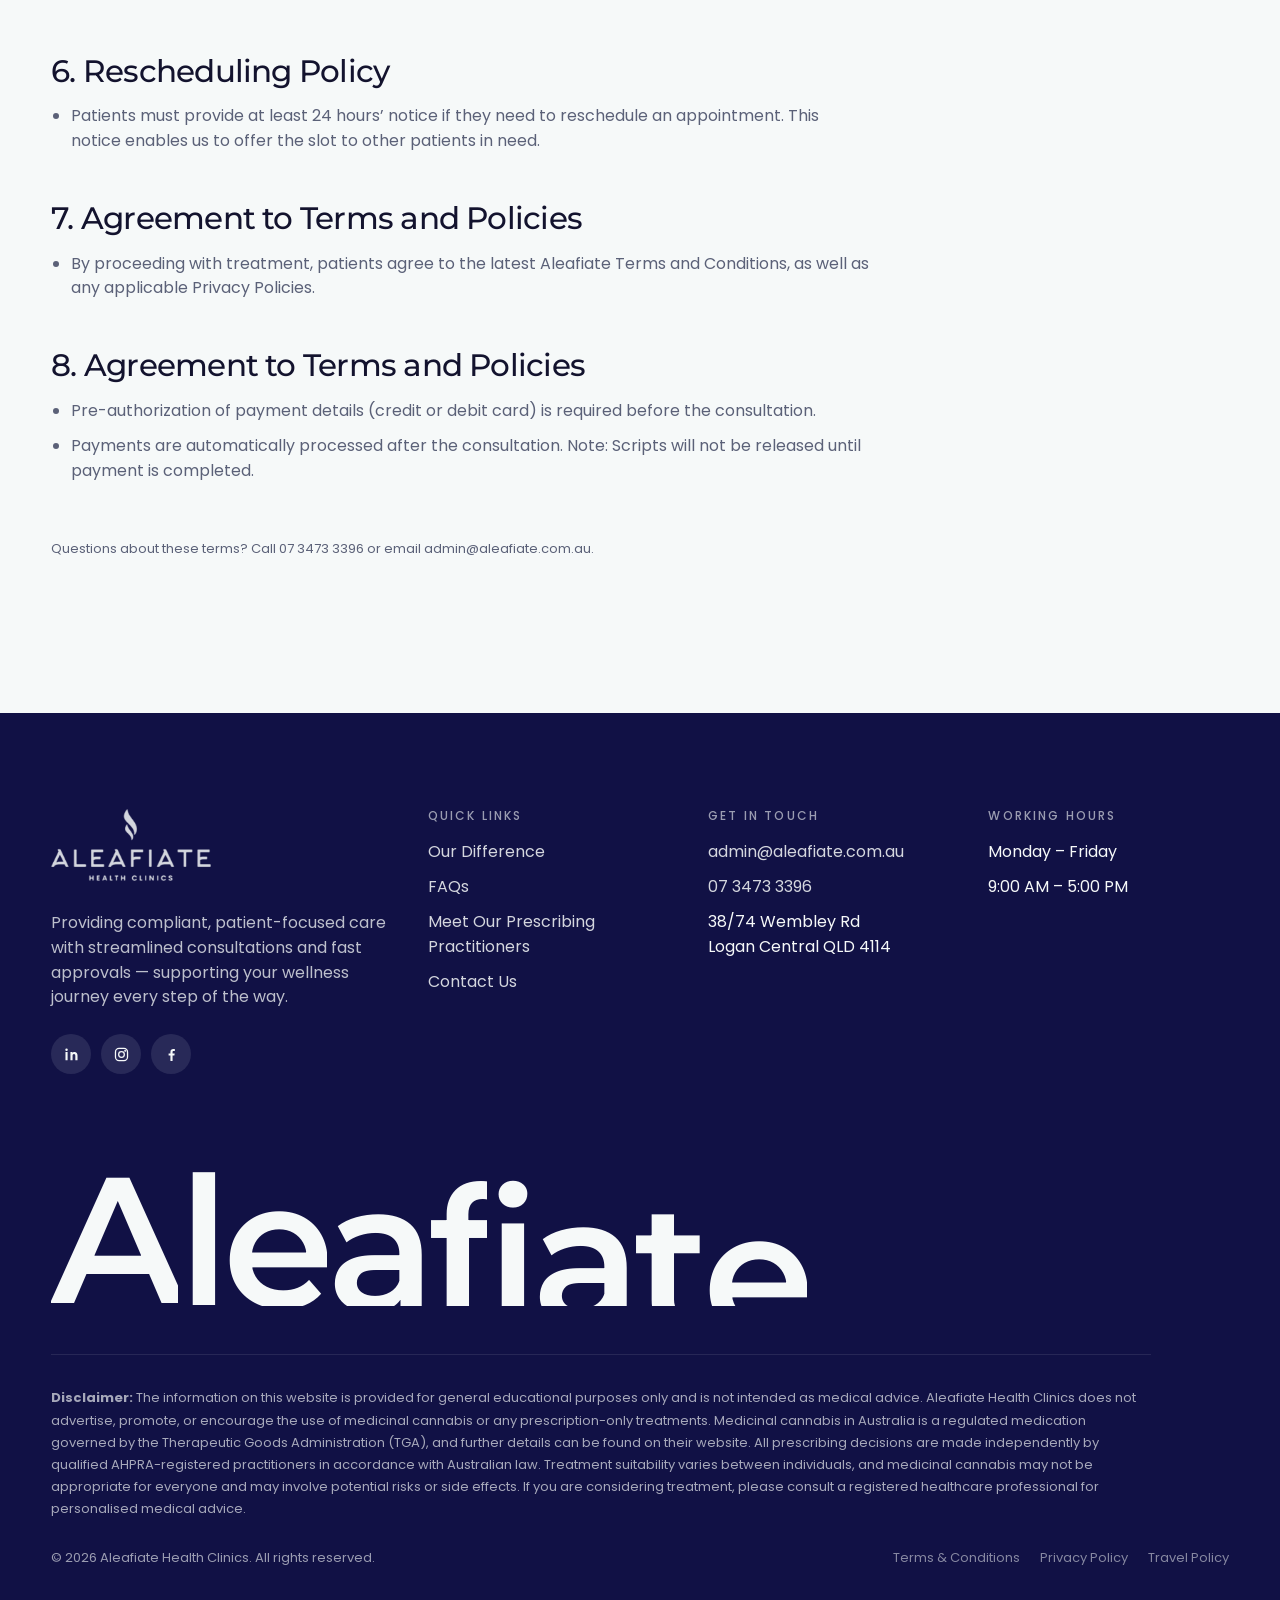
<file: terms-and-conditions.html>
<!doctype html>
<html lang="en">
<head>
<meta charset="utf-8">
<meta name="viewport" content="width=device-width, initial-scale=1">
<title>Terms and Conditions — Aleafiate Health Clinics</title>
<meta name="description" content="Terms and conditions for consultations, follow-ups, scripts, rescheduling and payments at Aleafiate Health Clinics.">
<link rel="preconnect" href="https://fonts.googleapis.com">
<link rel="preconnect" href="https://fonts.gstatic.com" crossorigin>
<link href="https://fonts.googleapis.com/css2?family=Montserrat:ital,wght@0,400;0,500;0,600;0,700;1,500&family=Poppins:wght@300;400;500;600&display=swap" rel="stylesheet">
<link rel="stylesheet" href="css/style.css">
<link rel="stylesheet" href="css/booking.css">
</head>
<body>

<header class="nav" id="nav">
  <a href="index.html" class="logo" aria-label="Aleafiate Health Clinics home"><img src="images/brand/aleafiate-logo.png" alt="Aleafiate Health Clinics" width="180" height="81"></a>
  <nav class="nav__links" aria-label="Main">
    <a href="index.html#how-it-works">How it works</a><a href="index.html#pricing">Pricing</a><a href="about.html">About</a><a href="faq.html">FAQ</a><a href="practitioners.html">Practitioners</a><a href="contact.html">Contact</a>
  </nav>
  <div class="nav__right">
    <a href="tel:+61734733396" class="nav__phone">07 3473 3396</a>
    <a href="contact.html" class="btn btn--ghost" data-roll data-book><span class="btn__fill"></span><span class="btn__label">Book now</span><span class="btn__dot"></span></a>
    <button class="nav__burger" aria-label="Open menu"><span></span><span></span></button>
  </div>
</header>
<div class="mobile-menu"><a href="index.html">Home</a><a href="index.html#how-it-works">How it works</a><a href="index.html#pricing">Pricing</a><a href="about.html">About</a><a href="faq.html">FAQ</a><a href="practitioners.html">Practitioners</a><a href="contact.html">Contact</a></div>

<main>
<!-- ================= 1. HERO ================= -->
<section class="a-hero a-hero--compact">
  <div class="intro__orb intro__orb--a" data-speed="-0.2"></div>
  <div class="intro__orb intro__orb--b" data-speed="0.25"></div>
  <div class="container">
    <div class="a-hero__top">
      <div><span class="eyebrow" data-up>Policies</span><h1 data-words style="margin-top:20px">Terms &amp; <em>conditions.</em></h1></div>
      <p class="a-hero__sub" data-up>The terms that apply to consultations, follow-ups, scripts, rescheduling and payments at Aleafiate Health Clinics.</p>
    </div>
  </div>
</section>

<!-- ================= 2. TERMS ================= -->
<section class="section" style="padding-top:clamp(20px,3vw,40px)">
  <div class="container">
    <article class="legal" data-up>
      <h2>1. Telehealth Appointment Consent</h2>
      <ul>
        <li>By scheduling a telehealth appointment with Aleafiate Clinics, you consent to participate in a remote medical consultation with our qualified healthcare practitioners.</li>
        <li>Patients are required to submit a complete Intake Form prior to their appointment, detailing essential medical history and health information. Failure to submit this form in a timely manner may result in appointment cancellation.</li>
      </ul>
      <h2>2. Understanding Medicinal Cannabis Treatment</h2>
      <ul>
        <li><b>Nature of Medicine:</b> Medicinal cannabis is an unregistered medicine in Australia, with its long-term effects under study. Patients must understand the potential risks and complications, including possible side effects such as sedation, fatigue, and dizziness.</li>
        <li><b>Legal Restrictions:</b> Driving or operating heavy machinery with THC in your system is illegal across most Australian jurisdictions. A medical prescription does not protect against legal consequences related to THC, and Aleafiate Clinics is not liable for any penalties incurred because of THC presence.</li>
        <li><b>Medication Interactions:</b> Medicinal cannabis may interact with other medications. Patients must adhere to the dosing recommendations provided by their doctor and promptly report any adverse effects.</li>
      </ul>
      <h2>3. Follow-Up Consultations</h2>
      <ul>
        <li>Patients agree to attend regular follow-up consultations as directed by their healthcare provider. Monitoring progress is essential to ensure safe and effective treatment outcomes.</li>
      </ul>
      <h2>4. Script Delivery Process</h2>
      <ul>
        <li>Post-consultation, prescriptions are sent directly within 12-24 hours to the patient’s designated pharmacy via email, along with required TGA approvals.</li>
        <li>Aleafiate Clinics employs eScript software to identify any potential conflicts with prescriptions from other practitioners. If a conflict is detected, the script may be rejected, and the consultation fee forfeited.</li>
      </ul>
      <h2>5. Zero-Tolerance Policy</h2>
      <ul>
        <li>Aleafiate Clinics has a zero-tolerance policy towards abusive behaviour, including verbal abuse or aggressive remarks directed at staff or healthcare practitioners. Such behaviour may lead to termination of services.</li>
      </ul>
      <h2>6. Rescheduling Policy</h2>
      <ul>
        <li>Patients must provide at least 24 hours’ notice if they need to reschedule an appointment. This notice enables us to offer the slot to other patients in need.</li>
      </ul>
      <h2>7. Agreement to Terms and Policies</h2>
      <ul>
        <li>By proceeding with treatment, patients agree to the latest Aleafiate Terms and Conditions, as well as any applicable Privacy Policies.</li>
      </ul>
      <h2>8. Agreement to Terms and Policies</h2>
      <ul>
        <li>Pre-authorization of payment details (credit or debit card) is required before the consultation.</li>
        <li>Payments are automatically processed after the consultation. Note: Scripts will not be released until payment is completed.</li>
      </ul>
      <p class="legal__meta">Questions about these terms? Call <a href="tel:+61734733396">07 3473 3396</a> or email <a href="mailto:admin@aleafiate.com.au">admin@aleafiate.com.au</a>.</p>
    </article>
  </div>
</section>
</main>

<footer class="footer">
  <div class="container">
    <div class="footer__top">
      <div class="footer__brand">
        <a href="index.html" class="footer__logo"><img src="images/brand/aleafiate-logo-white.png" alt="Aleafiate Health Clinics" width="170" height="77" loading="lazy"></a>
        <p>Providing compliant, patient-focused care with streamlined consultations and fast approvals — supporting your wellness journey every step of the way.</p>
        <div class="socials">
          <a href="https://www.linkedin.com/company/aleafiate/" target="_blank" rel="noopener" aria-label="Aleafiate on LinkedIn"><svg viewBox="0 0 24 24" fill="currentColor"><path d="M6.5 8.5h-3V20h3V8.5zM5 3.5a1.75 1.75 0 1 0 0 3.5 1.75 1.75 0 0 0 0-3.5zM20.5 13.4c0-3-1.6-4.9-4.2-4.9-1.5 0-2.4.8-2.8 1.5V8.5h-3V20h3v-6c0-1.5.6-2.6 2-2.6s1.9 1.1 1.9 2.6v6h3.1v-6.6z"/></svg></a>
          <a href="https://www.instagram.com/aleafiate.com.au/" target="_blank" rel="noopener" aria-label="Aleafiate on Instagram"><svg viewBox="0 0 24 24" fill="none" stroke="currentColor" stroke-width="1.8"><rect x="3.5" y="3.5" width="17" height="17" rx="5"/><circle cx="12" cy="12" r="4"/><circle cx="17.3" cy="6.7" r=".6" fill="currentColor"/></svg></a>
          <a href="https://www.facebook.com/aleafiate" target="_blank" rel="noopener" aria-label="Aleafiate on Facebook"><svg viewBox="0 0 24 24" fill="currentColor"><path d="M13.5 21v-7.5h2.6l.4-3h-3V8.6c0-.9.3-1.5 1.6-1.5h1.6V4.4c-.3 0-1.2-.1-2.3-.1-2.3 0-3.9 1.4-3.9 4v2.2H7.9v3h2.6V21h3z"/></svg></a>
        </div>
      </div>
      <div><h4>Quick links</h4><ul><li><a href="about.html">Our Difference</a></li><li><a href="faq.html">FAQs</a></li><li><a href="practitioners.html">Meet Our Prescribing Practitioners</a></li><li><a href="contact.html">Contact Us</a></li></ul></div>
      <div><h4>Get in touch</h4><ul><li><a href="mailto:admin@aleafiate.com.au">admin@aleafiate.com.au</a></li><li><a href="tel:+61734733396">07 3473 3396</a></li><li>38/74 Wembley Rd<br>Logan Central QLD 4114</li></ul></div>
      <div><h4>Working hours</h4><ul><li>Monday – Friday</li><li>9:00 AM – 5:00 PM</li></ul></div>
    </div>
    <div class="footer__word" data-letters>Aleafiate</div>
    <p class="footer__disclaimer"><b>Disclaimer:</b> The information on this website is provided for general educational purposes only and is not intended as medical advice. Aleafiate Health Clinics does not advertise, promote, or encourage the use of medicinal cannabis or any prescription-only treatments. Medicinal cannabis in Australia is a regulated medication governed by the Therapeutic Goods Administration (TGA), and further details can be found on their website. All prescribing decisions are made independently by qualified AHPRA-registered practitioners in accordance with Australian law. Treatment suitability varies between individuals, and medicinal cannabis may not be appropriate for everyone and may involve potential risks or side effects. If you are considering treatment, please consult a registered healthcare professional for personalised medical advice.</p>
    <div class="footer__bottom"><span>© <span data-year></span> Aleafiate Health Clinics. All rights reserved.</span><nav class="footer__legal" aria-label="Legal"><a href="terms-and-conditions.html">Terms &amp; Conditions</a><a href="privacy-policy.html">Privacy Policy</a><a href="travel-policy.html">Travel Policy</a></nav></div>
  </div>
</footer>

<script src="js/booking.js"></script>
<script src="js/vendor/gsap.min.js"></script>
<script src="js/vendor/ScrollTrigger.min.js"></script>
<script src="js/vendor/SplitText.min.js"></script>
<script src="js/vendor/Draggable.min.js"></script>
<script src="js/vendor/lenis.min.js"></script>
<script src="js/main.js"></script>
</body>
</html>
</file>
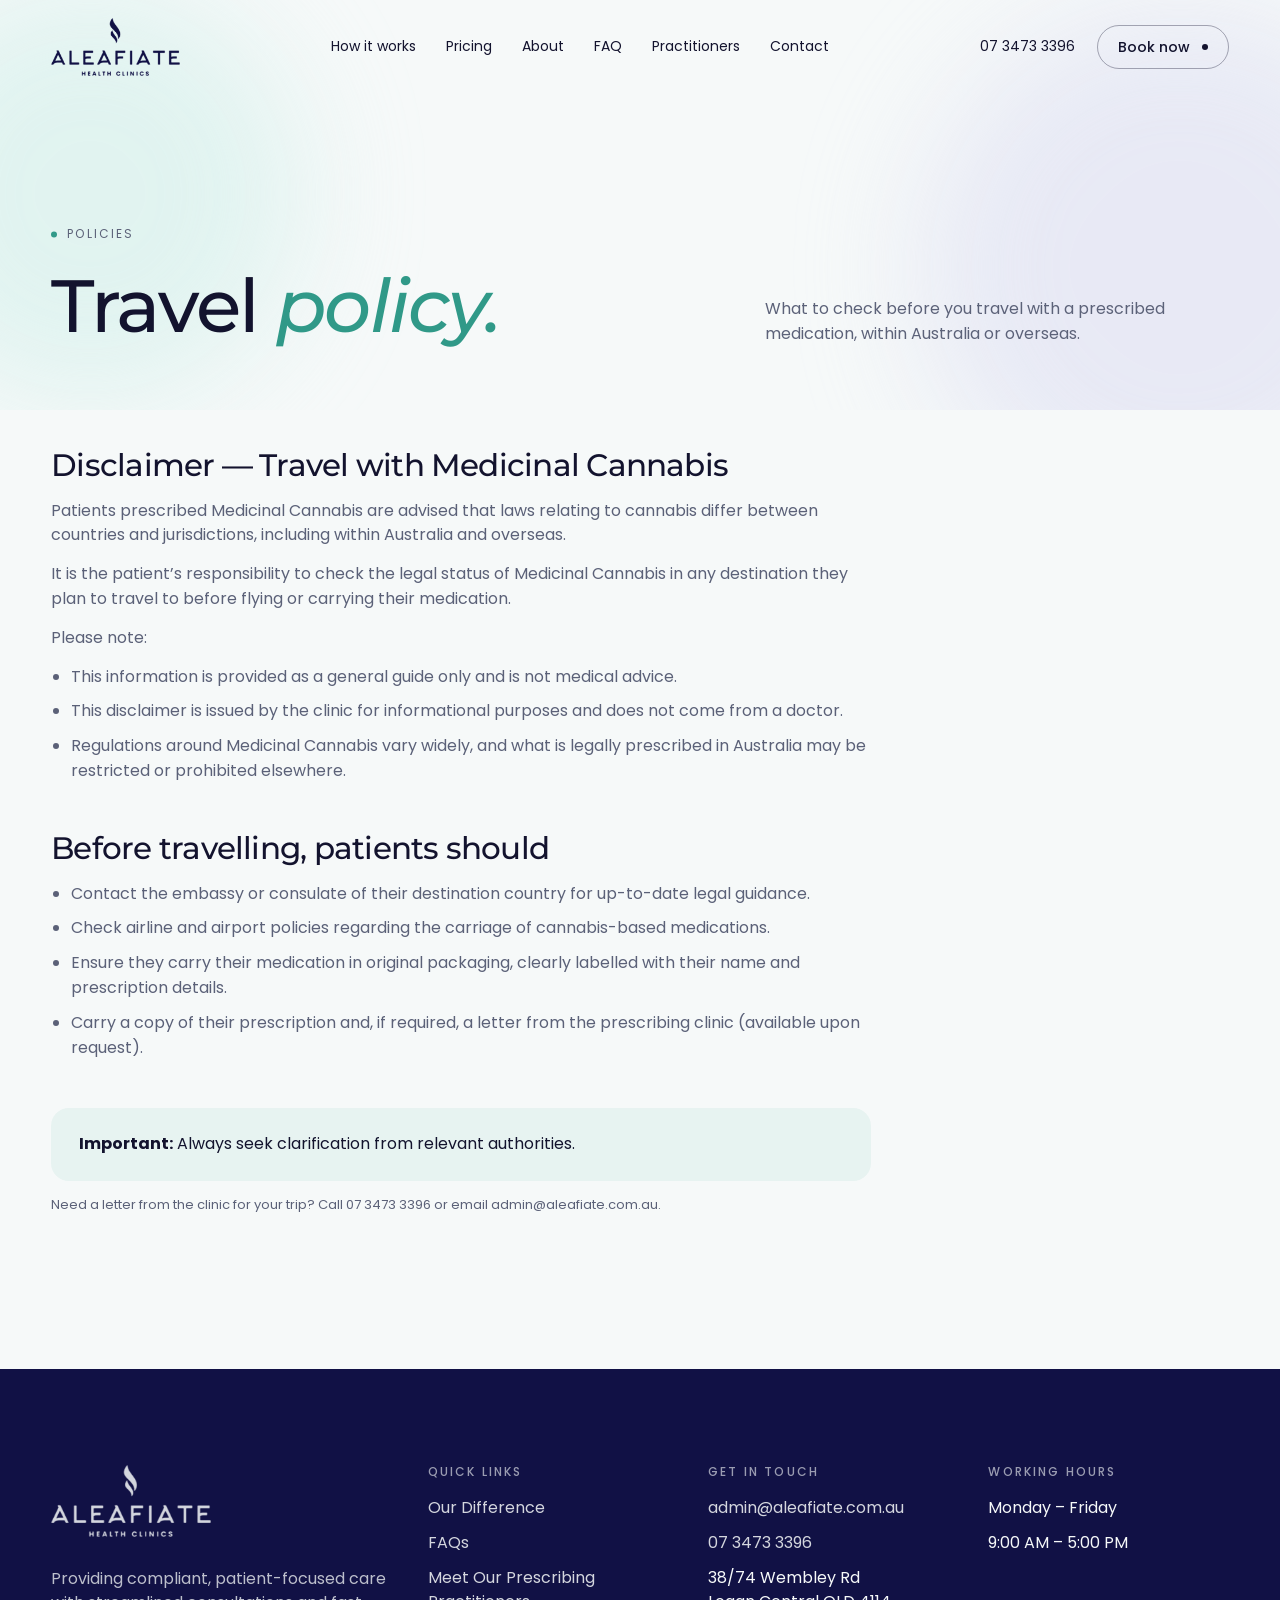
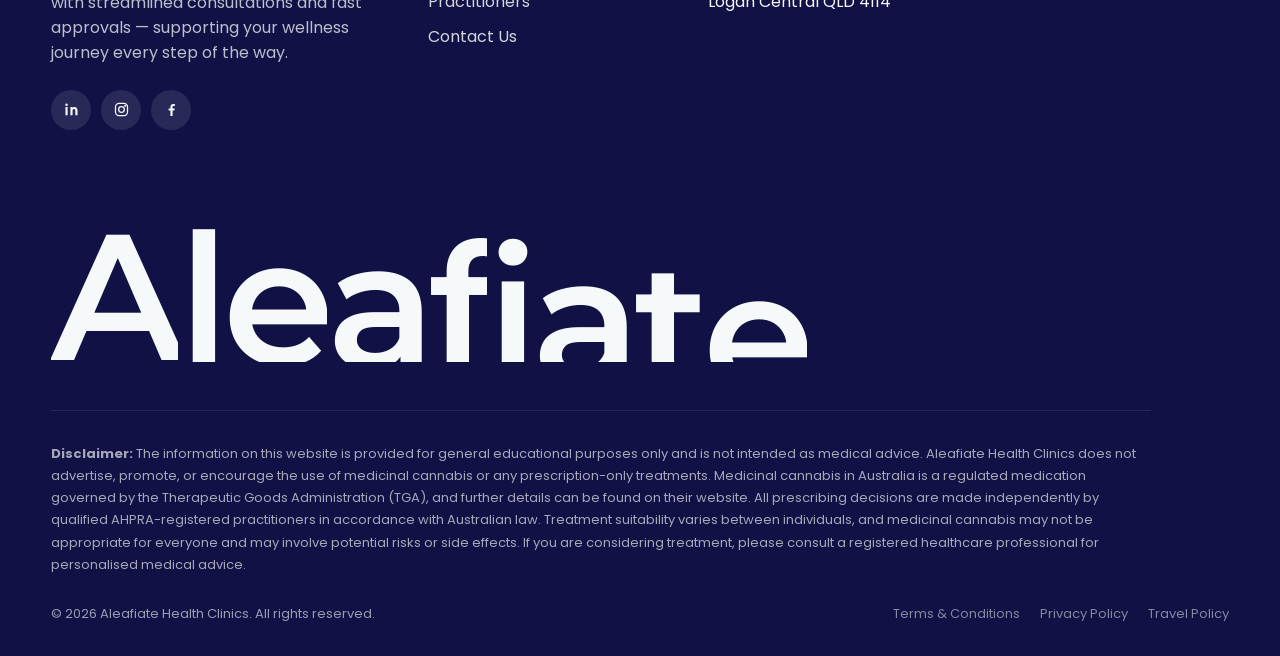
<file: travel-policy.html>
<!doctype html>
<html lang="en">
<head>
<meta charset="utf-8">
<meta name="viewport" content="width=device-width, initial-scale=1">
<title>Travel Policy — Aleafiate Health Clinics</title>
<meta name="description" content="Guidance for Aleafiate Health Clinics patients travelling with prescribed medicinal cannabis, within Australia or overseas.">
<link rel="preconnect" href="https://fonts.googleapis.com">
<link rel="preconnect" href="https://fonts.gstatic.com" crossorigin>
<link href="https://fonts.googleapis.com/css2?family=Montserrat:ital,wght@0,400;0,500;0,600;0,700;1,500&family=Poppins:wght@300;400;500;600&display=swap" rel="stylesheet">
<link rel="stylesheet" href="css/style.css">
<link rel="stylesheet" href="css/booking.css">
</head>
<body>

<header class="nav" id="nav">
  <a href="index.html" class="logo" aria-label="Aleafiate Health Clinics home"><img src="images/brand/aleafiate-logo.png" alt="Aleafiate Health Clinics" width="180" height="81"></a>
  <nav class="nav__links" aria-label="Main">
    <a href="index.html#how-it-works">How it works</a><a href="index.html#pricing">Pricing</a><a href="about.html">About</a><a href="faq.html">FAQ</a><a href="practitioners.html">Practitioners</a><a href="contact.html">Contact</a>
  </nav>
  <div class="nav__right">
    <a href="tel:+61734733396" class="nav__phone">07 3473 3396</a>
    <a href="contact.html" class="btn btn--ghost" data-roll data-book><span class="btn__fill"></span><span class="btn__label">Book now</span><span class="btn__dot"></span></a>
    <button class="nav__burger" aria-label="Open menu"><span></span><span></span></button>
  </div>
</header>
<div class="mobile-menu"><a href="index.html">Home</a><a href="index.html#how-it-works">How it works</a><a href="index.html#pricing">Pricing</a><a href="about.html">About</a><a href="faq.html">FAQ</a><a href="practitioners.html">Practitioners</a><a href="contact.html">Contact</a></div>

<main>
<!-- ================= 1. HERO ================= -->
<section class="a-hero a-hero--compact">
  <div class="intro__orb intro__orb--a" data-speed="-0.2"></div>
  <div class="intro__orb intro__orb--b" data-speed="0.25"></div>
  <div class="container">
    <div class="a-hero__top">
      <div><span class="eyebrow" data-up>Policies</span><h1 data-words style="margin-top:20px">Travel <em>policy.</em></h1></div>
      <p class="a-hero__sub" data-up>What to check before you travel with a prescribed medication, within Australia or overseas.</p>
    </div>
  </div>
</section>

<!-- ================= 2. POLICY ================= -->
<section class="section" style="padding-top:clamp(20px,3vw,40px)">
  <div class="container">
    <article class="legal" data-up>
      <h2>Disclaimer — Travel with Medicinal Cannabis</h2>
      <p>Patients prescribed Medicinal Cannabis are advised that laws relating to cannabis differ between countries and jurisdictions, including within Australia and overseas.</p>
      <p>It is the patient’s responsibility to check the legal status of Medicinal Cannabis in any destination they plan to travel to before flying or carrying their medication.</p>
      <p>Please note:</p>
      <ul>
        <li>This information is provided as a general guide only and is not medical advice.</li>
        <li>This disclaimer is issued by the clinic for informational purposes and does not come from a doctor.</li>
        <li>Regulations around Medicinal Cannabis vary widely, and what is legally prescribed in Australia may be restricted or prohibited elsewhere.</li>
      </ul>

      <h2>Before travelling, patients should</h2>
      <ul>
        <li>Contact the embassy or consulate of their destination country for up-to-date legal guidance.</li>
        <li>Check airline and airport policies regarding the carriage of cannabis-based medications.</li>
        <li>Ensure they carry their medication in original packaging, clearly labelled with their name and prescription details.</li>
        <li>Carry a copy of their prescription and, if required, a letter from the prescribing clinic (available upon request).</li>
      </ul>

      <p class="note"><b>Important:</b> Always seek clarification from relevant authorities.</p>
      <p class="legal__meta">Need a letter from the clinic for your trip? Call <a href="tel:+61734733396">07 3473 3396</a> or email <a href="mailto:admin@aleafiate.com.au">admin@aleafiate.com.au</a>.</p>
    </article>
  </div>
</section>
</main>

<footer class="footer">
  <div class="container">
    <div class="footer__top">
      <div class="footer__brand">
        <a href="index.html" class="footer__logo"><img src="images/brand/aleafiate-logo-white.png" alt="Aleafiate Health Clinics" width="170" height="77" loading="lazy"></a>
        <p>Providing compliant, patient-focused care with streamlined consultations and fast approvals — supporting your wellness journey every step of the way.</p>
        <div class="socials">
          <a href="https://www.linkedin.com/company/aleafiate/" target="_blank" rel="noopener" aria-label="Aleafiate on LinkedIn"><svg viewBox="0 0 24 24" fill="currentColor"><path d="M6.5 8.5h-3V20h3V8.5zM5 3.5a1.75 1.75 0 1 0 0 3.5 1.75 1.75 0 0 0 0-3.5zM20.5 13.4c0-3-1.6-4.9-4.2-4.9-1.5 0-2.4.8-2.8 1.5V8.5h-3V20h3v-6c0-1.5.6-2.6 2-2.6s1.9 1.1 1.9 2.6v6h3.1v-6.6z"/></svg></a>
          <a href="https://www.instagram.com/aleafiate.com.au/" target="_blank" rel="noopener" aria-label="Aleafiate on Instagram"><svg viewBox="0 0 24 24" fill="none" stroke="currentColor" stroke-width="1.8"><rect x="3.5" y="3.5" width="17" height="17" rx="5"/><circle cx="12" cy="12" r="4"/><circle cx="17.3" cy="6.7" r=".6" fill="currentColor"/></svg></a>
          <a href="https://www.facebook.com/aleafiate" target="_blank" rel="noopener" aria-label="Aleafiate on Facebook"><svg viewBox="0 0 24 24" fill="currentColor"><path d="M13.5 21v-7.5h2.6l.4-3h-3V8.6c0-.9.3-1.5 1.6-1.5h1.6V4.4c-.3 0-1.2-.1-2.3-.1-2.3 0-3.9 1.4-3.9 4v2.2H7.9v3h2.6V21h3z"/></svg></a>
        </div>
      </div>
      <div><h4>Quick links</h4><ul><li><a href="about.html">Our Difference</a></li><li><a href="faq.html">FAQs</a></li><li><a href="practitioners.html">Meet Our Prescribing Practitioners</a></li><li><a href="contact.html">Contact Us</a></li></ul></div>
      <div><h4>Get in touch</h4><ul><li><a href="mailto:admin@aleafiate.com.au">admin@aleafiate.com.au</a></li><li><a href="tel:+61734733396">07 3473 3396</a></li><li>38/74 Wembley Rd<br>Logan Central QLD 4114</li></ul></div>
      <div><h4>Working hours</h4><ul><li>Monday – Friday</li><li>9:00 AM – 5:00 PM</li></ul></div>
    </div>
    <div class="footer__word" data-letters>Aleafiate</div>
    <p class="footer__disclaimer"><b>Disclaimer:</b> The information on this website is provided for general educational purposes only and is not intended as medical advice. Aleafiate Health Clinics does not advertise, promote, or encourage the use of medicinal cannabis or any prescription-only treatments. Medicinal cannabis in Australia is a regulated medication governed by the Therapeutic Goods Administration (TGA), and further details can be found on their website. All prescribing decisions are made independently by qualified AHPRA-registered practitioners in accordance with Australian law. Treatment suitability varies between individuals, and medicinal cannabis may not be appropriate for everyone and may involve potential risks or side effects. If you are considering treatment, please consult a registered healthcare professional for personalised medical advice.</p>
    <div class="footer__bottom"><span>© <span data-year></span> Aleafiate Health Clinics. All rights reserved.</span><nav class="footer__legal" aria-label="Legal"><a href="terms-and-conditions.html">Terms &amp; Conditions</a><a href="privacy-policy.html">Privacy Policy</a><a href="travel-policy.html">Travel Policy</a></nav></div>
  </div>
</footer>

<script src="js/booking.js"></script>
<script src="js/vendor/gsap.min.js"></script>
<script src="js/vendor/ScrollTrigger.min.js"></script>
<script src="js/vendor/SplitText.min.js"></script>
<script src="js/vendor/Draggable.min.js"></script>
<script src="js/vendor/lenis.min.js"></script>
<script src="js/main.js"></script>
</body>
</html>
</file>
<file: css/style.css>
/* =========================================================
   HALDEN — shared styles
   Change colours / fonts in :root
   ========================================================= */
:root{
  --bone:#F6F9F9;
  --sand:#E7F3F1;
  --stone:#CDE7E2;
  /* brand (logo) colours */
  --navy:#111145;
  --teal:#309988;
  --mint:#8ADCCE;
  --teal-deep:#247568; /* teal for small text and white-on-teal fills (passes contrast) */
  --moss:var(--navy);   /* dark surfaces, buttons */
  --moss-2:var(--teal); /* italic heading accents */
  --clay:var(--teal-deep); /* numbers, small labels, hover fills */
  --ink:#13132E;
  --muted:#5B6178;
  --white:#fff;
  --heading:"Montserrat", system-ui, sans-serif; /* headings */
  --body:"Poppins", system-ui, sans-serif;     /* paragraphs & UI */
  --gutter:clamp(16px,4vw,64px);
  --radius:18px;
  --ease:cubic-bezier(.65,.05,.36,1);
}

/* ---------- base ---------- */
*,*::before,*::after{box-sizing:border-box}
html,body{margin:0;padding:0}
html.lenis,html.lenis body{height:auto}
.lenis.lenis-smooth{scroll-behavior:auto!important}
.lenis.lenis-stopped{overflow:hidden}
::selection{background:var(--mint);color:var(--navy)}
body{background:var(--bone);color:var(--ink);font-family:var(--body);font-size:16px;line-height:1.55;-webkit-font-smoothing:antialiased;overflow-x:hidden}
img{display:block;max-width:100%}
main{overflow-x:clip} /* slide-in reveals must never cause sideways scrolling (clip keeps sticky elements working) */
a{color:inherit;text-decoration:none}
button{font:inherit;color:inherit}
h1,h2,h3,h4{font-family:var(--heading);font-weight:500;margin:0;line-height:1.1;letter-spacing:-.025em}
p{margin:0}
.container{width:100%;max-width:1440px;margin:0 auto;padding:0 var(--gutter)}
.eyebrow{font-size:12px;letter-spacing:.18em;text-transform:uppercase;color:var(--muted);display:inline-flex;align-items:center;gap:10px}
.eyebrow::before{content:"";width:6px;height:6px;border-radius:50%;background:var(--teal)}
.section{padding:clamp(90px,12vw,160px) 0}
.section__head{display:flex;justify-content:space-between;align-items:flex-end;gap:32px;margin-bottom:56px;flex-wrap:wrap}
.section__head h2{font-size:clamp(34px,4.2vw,68px);margin-top:16px}
.section__head p{max-width:380px;color:var(--muted)}
.center{text-align:center}
.sr-only{position:absolute;width:1px;height:1px;overflow:hidden;clip:rect(0 0 0 0);white-space:nowrap}
.center .section__head{justify-content:center;text-align:center;flex-direction:column;align-items:center}

/* split helpers (created by JS) */
.split-line{overflow:hidden;padding-bottom:.08em;margin-bottom:-.08em}
.split-word{display:inline-block}
.roll{display:inline-block;position:relative;overflow:hidden;vertical-align:top;line-height:1.2}
.roll__row{display:block}
.roll__w{display:inline-block;white-space:nowrap}
.roll--multi .roll__row--clone{display:none}
.btn .roll__row,.nav .roll__row{white-space:nowrap}
.roll__row--clone{position:absolute;left:0;right:0;top:0}
.roll__ch{display:inline-block;will-change:transform}

/* ---------- image placeholders ----------
   Put your file in  <img src="images/xxx.jpg">  — the label hides itself. */
.media{position:relative;overflow:hidden;background:linear-gradient(135deg,var(--stone),var(--sand) 55%,#B9DED7)}
.media::after{content:attr(data-label);overflow-wrap:anywhere;position:absolute;inset:0;display:grid;place-items:center;text-align:center;padding:14px 18px;font:500 11px/1.3 var(--body);letter-spacing:.14em;text-transform:uppercase;color:rgba(19,19,46,.45);pointer-events:none}
.media.has-img::after{display:none}
.media img{width:100%;height:100%;object-fit:cover;will-change:transform}
.media img[src=""]{opacity:0}
.media--dark{background:linear-gradient(135deg,#25256E,#161650)}
.media--dark::after{color:rgba(246,249,249,.5)}

/* ---------- buttons ---------- */
.btn{--bg:var(--moss);--fg:var(--bone);--line:var(--moss);position:relative;display:inline-flex;align-items:center;gap:12px;height:52px;padding:0 26px;border-radius:999px;background:var(--bg);color:var(--fg);border:1px solid var(--line);font:500 15px/1 var(--body);overflow:hidden;isolation:isolate;cursor:pointer;transition:color .5s var(--ease),border-color .5s var(--ease)}
.btn--ghost{--bg:transparent;--fg:var(--ink);--line:rgba(19,19,46,.35)}
.btn__fill{position:absolute;left:var(--x,50%);top:var(--y,50%);width:0;height:0;border-radius:50%;background:var(--clay);transform:translate(-50%,-50%);z-index:-1;transition:width .6s var(--ease),height .6s var(--ease)}
.btn:hover .btn__fill{width:260%;height:600%}
.btn:hover{--line:var(--clay);color:var(--white)}
.btn__dot{width:6px;height:6px;border-radius:50%;background:currentColor;transition:transform .5s var(--ease)}
.btn:hover .btn__dot{transform:scale(1.8)}
.btn__arrow{width:14px;height:14px;transition:transform .5s var(--ease)}
.btn:hover .btn__arrow{transform:rotate(45deg)}
.round-btn{width:52px;height:52px;border-radius:50%;border:1px solid rgba(19,19,46,.3);background:transparent;display:grid;place-items:center;cursor:pointer;overflow:hidden;position:relative;transition:background .4s,color .4s,border-color .4s}
.round-btn:hover{background:var(--moss);color:var(--bone);border-color:var(--moss)}
.round-btn svg{width:16px;height:16px;transition:transform .5s var(--ease)}
.round-btn[data-dir="prev"]:hover svg{transform:translateX(-3px)}
.round-btn[data-dir="next"]:hover svg{transform:translateX(3px)}

/* diagonal arrow swap (used on cards) */
.arrow-swap{position:relative;width:44px;height:44px;border-radius:50%;border:1px solid rgba(246,249,249,.6);overflow:hidden;display:block;transition:background .5s,border-color .5s}
.arrow-swap svg{position:absolute;left:50%;top:50%;width:16px;height:16px;margin:-8px 0 0 -8px;transition:transform .6s var(--ease)}
.arrow-swap svg:last-child{transform:translate(-160%,160%)}
[data-hover]:hover .arrow-swap{background:var(--bone);color:var(--ink);border-color:var(--bone)}
[data-hover]:hover .arrow-swap svg:first-child{transform:translate(160%,-160%)}
[data-hover]:hover .arrow-swap svg:last-child{transform:none}

/* ---------- nav ---------- */
.nav{position:fixed;inset:0 0 auto 0;z-index:50;padding:18px var(--gutter);display:flex;align-items:center;justify-content:space-between;gap:24px;transition:transform .7s var(--ease),background .4s}
.nav.is-hidden{transform:translateY(-110%)}
.nav.is-solid{background:rgba(246,249,249,.85);backdrop-filter:blur(12px);-webkit-backdrop-filter:blur(12px)}
.logo{display:flex;align-items:center;gap:10px;font-family:var(--heading);font-size:22px}
.logo__mark{width:28px;height:28px}
.nav__links{display:flex;gap:30px;font-size:14px}
.nav__links a{position:relative}
.nav__links a::after{content:"";position:absolute;left:0;bottom:-4px;height:1px;width:100%;background:currentColor;transform:scaleX(0);transform-origin:right;transition:transform .5s var(--ease)}
.nav__links a:hover::after,.nav__links a.is-current::after{transform:scaleX(1);transform-origin:left}
.nav__right{display:flex;align-items:center;gap:22px;font-size:14px}
.nav .btn{height:44px;padding:0 20px;font-size:14px}
.nav__burger{display:none;width:44px;height:44px;border-radius:50%;border:1px solid rgba(19,19,46,.3);background:transparent;position:relative;cursor:pointer}
.nav__burger span{position:absolute;left:13px;right:13px;height:1px;background:var(--ink);transition:transform .5s var(--ease),top .5s var(--ease)}
.nav__burger span:nth-child(1){top:18px}.nav__burger span:nth-child(2){top:25px}
.menu-open .nav__burger span:nth-child(1){top:21px;transform:rotate(45deg)}
.menu-open .nav__burger span:nth-child(2){top:21px;transform:rotate(-45deg)}
.mobile-menu{position:fixed;inset:0;z-index:40;background:var(--moss);color:var(--bone);display:flex;flex-direction:column;justify-content:center;padding:0 var(--gutter);clip-path:inset(0 0 100% 0);transition:clip-path .8s var(--ease)}
.menu-open .mobile-menu{clip-path:inset(0)}
.menu-open .nav{color:var(--bone);background:transparent;backdrop-filter:none}
.menu-open .nav__burger{border-color:rgba(246,249,249,.4)}
.menu-open .nav__burger span{background:var(--bone)}
.mobile-menu a{font-family:var(--heading);font-size:44px;line-height:1.3;display:block;transform:translateY(40px);opacity:0;transition:transform .8s var(--ease),opacity .8s}
.menu-open .mobile-menu a{transform:none;opacity:1}
.menu-open .mobile-menu a:nth-child(2){transition-delay:.06s}.menu-open .mobile-menu a:nth-child(3){transition-delay:.12s}.menu-open .mobile-menu a:nth-child(4){transition-delay:.18s}.menu-open .mobile-menu a:nth-child(5){transition-delay:.24s}.menu-open .mobile-menu a:nth-child(6){transition-delay:.3s}.menu-open .mobile-menu a:nth-child(7){transition-delay:.36s}

/* =========================================================
   HOME
   ========================================================= */
/* hero: split → full-bleed on scroll */
.hero{position:relative;height:100vh;min-height:640px;overflow:hidden}
.hero__content{position:absolute;inset:0 50% 0 0;display:flex;flex-direction:column;justify-content:center;padding:120px var(--gutter) 60px;z-index:2}
.hero__title{font-size:clamp(38px,4.8vw,80px);margin-top:22px}
.hero__title em{font-style:italic;color:var(--moss-2)}
.hero__actions{display:flex;flex-wrap:wrap;gap:12px;margin-top:36px}
.hero__foot{position:absolute;left:var(--gutter);bottom:40px;max-width:300px;font-size:14px;color:var(--muted)}
.hero__media{position:absolute;top:0;right:0;bottom:0;width:50%;z-index:3}
.hero__media .media{position:absolute;inset:0}
.hero__shade{position:absolute;inset:0;background:linear-gradient(90deg,rgba(13,13,48,.6),rgba(13,13,48,.15) 55%,transparent);opacity:0;z-index:1}
.hero__statement{position:absolute;left:var(--gutter);bottom:clamp(48px,9vh,96px);max-width:min(560px,44%);z-index:2;color:var(--bone);font-size:clamp(30px,3.4vw,56px);pointer-events:none}
.hero__scroll{position:absolute;left:28px;bottom:32px;z-index:4;color:var(--bone);font-size:12px;letter-spacing:.18em;text-transform:uppercase;display:flex;align-items:center;gap:10px}
.hero__scroll i{display:block;width:1px;height:40px;background:rgba(246,249,249,.4);position:relative;overflow:hidden}
.hero__scroll i::after{content:"";position:absolute;inset:0;background:var(--bone);animation:scrollLine 1.8s var(--ease) infinite}
@keyframes scrollLine{0%{transform:translateY(-100%)}60%,100%{transform:translateY(100%)}}

/* intro */
.intro{position:relative;padding:clamp(100px,16vw,200px) 0;overflow:hidden}
.intro__orb{position:absolute;border-radius:50%;filter:blur(60px);opacity:.55;pointer-events:none}
.intro__orb--a{width:420px;height:420px;background:#CFEFE9;left:-120px;top:10%}
.intro__orb--b{width:520px;height:520px;background:#DCDDF2;right:-160px;bottom:-10%}
.intro__text{position:relative;max-width:1100px;margin:0 auto;text-align:center;font-family:var(--body);font-weight:300;font-size:clamp(24px,2.9vw,44px);line-height:1.18;letter-spacing:-.015em}
.intro__features{position:relative;display:grid;grid-template-columns:repeat(3,minmax(0,200px));justify-content:center;gap:clamp(20px,5vw,72px);margin-top:72px;text-align:center;font-size:15px}
.intro__icon{width:44px;height:44px;margin:0 auto 14px;border-radius:50%;display:grid;place-items:center;background:var(--moss);color:var(--bone)}
.intro__icon svg{width:20px;height:20px}

/* values: sticky split */
.values{display:grid;grid-template-columns:1fr 1fr;background:var(--sand)}
.value-card{position:relative;height:100vh;min-height:560px}
.value-card .media{position:absolute;inset:0}
.value-card .media img{transform:scale(1.15);object-position:50% 20%} /* keep faces in view */
.value-card::before{content:"";position:absolute;inset:40% 0 0 0;z-index:1;background:linear-gradient(to top,rgba(13,13,48,.7),transparent)}
.value-card__cap{position:absolute;left:clamp(20px,4vw,56px);right:clamp(20px,4vw,56px);bottom:clamp(24px,5vw,56px);z-index:2;color:var(--bone);max-width:360px}
.value-card__cap h3{font-size:28px;margin-bottom:10px}
.value-card__cap p{font-size:15px;opacity:.85}
.value-card__num{position:absolute;top:28px;left:clamp(20px,4vw,56px);z-index:2;color:var(--bone);font-size:13px;letter-spacing:.14em}
.values__sticky{position:sticky;top:0;height:100vh;display:flex;flex-direction:column;justify-content:center;padding:0 clamp(24px,7vw,120px)}
.values__sticky h2{font-size:clamp(38px,4vw,64px);margin:18px 0 22px}
.values__sticky p{max-width:420px;color:var(--muted)}
.values__progress{display:flex;gap:8px;margin-top:40px}
.values__progress span{height:2px;flex:0 0 40px;background:rgba(19,19,46,.15);position:relative;overflow:hidden}
.values__progress i{position:absolute;inset:0;background:var(--moss);transform:scaleX(0);transform-origin:left}

/* treatments: expanding cards */
.treatments__row{display:flex;gap:12px;height:clamp(420px,62vh,640px)}
.t-card{position:relative;flex:1;min-width:0;border-radius:var(--radius);overflow:hidden;cursor:pointer;transition:flex .9s var(--ease);color:var(--bone)}
.t-card.is-active{flex:4.2}
.t-card .media{position:absolute;inset:0}
.t-card .media img{transition:transform 1.2s var(--ease)}
.t-card:hover .media img{transform:scale(1.05)}
.t-card::before{content:"";position:absolute;inset:0;z-index:1;background:linear-gradient(to top,rgba(13,13,48,.7),rgba(13,13,48,.05) 60%)}
.t-card__num{position:absolute;top:22px;left:24px;z-index:2;font-size:13px;letter-spacing:.1em}
.t-card .arrow-swap{position:absolute;top:16px;right:16px;z-index:2}
.t-card__body{position:absolute;left:24px;right:24px;bottom:24px;z-index:2}
.t-card__title{font-family:var(--heading);font-size:26px;white-space:nowrap}
.t-card:not(.is-active) .t-card__title{writing-mode:vertical-rl;transform:rotate(180deg);font-size:22px}
.t-card:not(.is-active) .t-card__desc{position:absolute;left:0;right:0;top:100%} /* keep collapsed titles at the bottom */
.t-card:not(.is-active) .roll__row--clone{visibility:hidden} /* letter-roll copy breaks in vertical text */
.t-card__desc{max-width:360px;margin-top:10px;font-size:15px;opacity:0;transform:translateY(16px);transition:opacity .5s,transform .7s var(--ease)}
.t-card.is-active .t-card__desc{opacity:.9;transform:none;transition-delay:.35s}
.btn-row{display:flex;justify-content:center;margin-top:48px}

/* outcomes */
.outcomes__grid{display:grid;grid-template-columns:repeat(12,1fr);grid-auto-rows:clamp(160px,18vw,260px);gap:12px}
.o-item{position:relative;border-radius:var(--radius);overflow:hidden}
.o-item .media{position:absolute;inset:-12% 0}
.o-item:nth-child(1){grid-column:1/6;grid-row:span 2}
.o-item:nth-child(2){grid-column:6/10}
.o-item:nth-child(3){grid-column:10/13;grid-row:span 2}
.o-item:nth-child(4){grid-column:6/8}
.o-item:nth-child(5){grid-column:8/10}
.o-tag{position:absolute;left:14px;bottom:14px;z-index:2;background:rgba(246,249,249,.92);padding:7px 12px;border-radius:999px;font-size:12px}

/* studio: horizontal + final zoom */
.space{background:var(--moss);color:var(--bone)}
.space__head{padding-top:clamp(90px,12vw,160px);padding-bottom:56px;display:flex;justify-content:space-between;align-items:flex-end;gap:24px;flex-wrap:wrap}
.space__head h2{font-size:clamp(40px,5vw,80px);margin-top:16px}
.space .eyebrow{color:rgba(246,249,249,.7)}
.space .eyebrow::before,.footer .eyebrow::before,.banner .eyebrow::before{background:var(--mint)}
.footer a:hover{color:var(--mint)}
.banner .btn:hover,.faq__help .btn:hover{--line:var(--mint);color:var(--navy)}
.banner .btn .btn__fill,.faq__help .btn .btn__fill{background:var(--mint)}
.space__head p{max-width:360px;opacity:.75}
.space__pin{height:100vh;overflow:hidden;display:flex;align-items:center}
.space__track{display:flex;gap:20px;padding-left:var(--gutter);will-change:transform}
.space__item{position:relative;flex:0 0 auto;width:min(78vw,1100px);height:72vh;border-radius:var(--radius);overflow:hidden}
.space__item .media{position:absolute;inset:0}
.space__item--final .media img{transform-origin:center}
.space__overlay{position:absolute;inset:0;background:rgba(13,13,48,.55);opacity:0;z-index:1}
.space__quote{position:absolute;inset:0;z-index:2;display:flex;align-items:center;justify-content:center;text-align:center;padding:0 8%;font-size:clamp(30px,3.6vw,58px)}
.space__bar{position:absolute;left:var(--gutter);right:var(--gutter);bottom:5vh;height:1px;background:rgba(246,249,249,.2)}
.space__bar i{position:absolute;inset:0;background:var(--bone);transform:scaleX(0);transform-origin:left}

/* team slider (home) */
.team{overflow:hidden}
.team__controls{display:flex;gap:10px}
.team__viewport{cursor:grab;touch-action:pan-y}
.team__viewport:active{cursor:grabbing}
.team__track{display:flex;gap:16px;width:max-content;padding:0 var(--gutter)}
.member{position:relative;cursor:pointer;width:clamp(250px,24vw,340px);user-select:none;background:var(--sand);border-radius:var(--radius);padding:12px 12px 22px}
.member .media{aspect-ratio:3/4;border-radius:12px}
.member .media img{transition:transform 1.1s var(--ease);pointer-events:none}
.member:hover .media img{transform:scale(1.07)}
.member__meta{display:flex;justify-content:space-between;align-items:flex-start;gap:12px;padding:18px 8px 0}
.member h3{font-size:24px}
.member p{font-size:14px;color:var(--muted);margin-top:4px}
.member__dot{width:8px;height:8px;border-radius:50%;background:var(--ink);margin-top:10px;transition:transform .7s var(--ease),background .5s}
.member:hover .member__dot{transform:translateX(-6px) scale(1.4);background:var(--clay)}

/* testimonials slider */
.voices{background:var(--sand)}
.voices__grid{display:grid;grid-template-columns:minmax(0,1.7fr) minmax(0,1fr);gap:clamp(24px,4vw,56px);align-items:stretch}
.voices__head{display:flex;justify-content:space-between;align-items:flex-end;gap:20px;margin-bottom:40px;flex-wrap:wrap}
.voices__head h2{font-size:clamp(40px,5vw,80px);margin-top:16px}
.voices__controls{display:flex;gap:10px}
.voices__grid>*{min-width:0}
.voices__mask{overflow:hidden}
.voices__track{display:flex;gap:16px;transition:transform .9s var(--ease)}
.quote{flex:0 0 calc(50% - 8px);background:var(--bone);border-radius:var(--radius);padding:30px;display:flex;flex-direction:column;justify-content:space-between;min-height:280px;transition:opacity .6s}
.quote__mark{font-family:var(--heading);font-size:48px;line-height:.6;color:var(--clay)}
.quote p{font-size:16px;margin-top:16px}
.quote__who{display:flex;align-items:center;gap:12px;margin-top:28px}
.quote__who .media{width:44px;height:44px;border-radius:50%;flex:none}
.quote__who .media::after{display:none}
.quote__who b{display:block;font-weight:600;font-size:14px}
.quote__who span{font-size:13px;color:var(--muted)}
.voices__side{position:relative;border-radius:var(--radius);overflow:hidden;min-height:440px;color:var(--bone)}
.voices__side .media{position:absolute;inset:0}
.voices__side::before{content:"";position:absolute;inset:30% 0 0 0;z-index:1;background:linear-gradient(to top,rgba(13,13,48,.75),transparent)}
.rating{position:absolute;left:0;right:0;bottom:32px;z-index:2;text-align:center}
.rating__num{font-family:var(--heading);font-size:72px;line-height:1}
.rating__stars{letter-spacing:4px;margin:6px 0}
.rating p{font-size:14px;opacity:.85}
.voices__dots{display:flex;gap:6px;margin-top:24px}
.voices__dots button{width:24px;height:2px;border:0;padding:0;background:rgba(19,19,46,.2);cursor:pointer;transition:background .4s,width .6s var(--ease)}
.voices__dots button.is-active{background:var(--moss);width:48px}

/* CTA: headline → framed image grows → card */
.cta{position:relative;height:100vh;overflow:hidden;background:var(--bone)}
.cta__headline{position:absolute;inset:0;display:flex;align-items:center;justify-content:center;text-align:center;padding:0 var(--gutter);font-size:clamp(36px,4.6vw,72px);z-index:1}
.cta__image{position:absolute;inset:0;z-index:2;transform:scale(.55);opacity:0;border-radius:var(--radius);overflow:hidden}
.cta__image .media{position:absolute;inset:0}
.cta__image::after{content:"";position:absolute;inset:0;background:rgba(13,13,48,.2)}
.cta__card-wrap{position:absolute;inset:0;z-index:3;display:flex;align-items:center;justify-content:center;padding:0 var(--gutter);opacity:0;pointer-events:none}
.cta__card{pointer-events:auto;display:grid;grid-template-columns:1fr 1.3fr;width:min(100%,820px);background:var(--bone);border-radius:var(--radius);overflow:hidden}
.cta__card .media{min-height:340px}
.cta__card-body{padding:clamp(24px,3vw,40px);display:flex;flex-direction:column;justify-content:space-between;gap:24px}
.cta__card h3{font-size:clamp(28px,2.6vw,38px)}
.cta__card p{font-size:15px;color:var(--muted);margin-top:12px}

/* footer */
.footer{background:var(--moss);color:var(--bone);padding:96px 0 32px;overflow:hidden}
.footer__top{display:grid;grid-template-columns:1.4fr 1fr 1fr 1fr;gap:40px}
.footer h4{font-family:var(--body);font-size:12px;letter-spacing:.18em;text-transform:uppercase;font-weight:500;opacity:.6;margin-bottom:18px}
.footer ul{padding:0;margin:0}
.footer li{list-style:none;margin-bottom:10px}
.footer a{opacity:.85;transition:opacity .3s}.footer a:hover{opacity:1}
.footer__news{display:flex;border-bottom:1px solid rgba(246,249,249,.3);margin-top:20px;max-width:340px}
.footer__news input{flex:1;background:transparent;border:0;color:var(--bone);font:inherit;padding:12px 0;outline:none}
.footer__news input::placeholder{color:rgba(246,249,249,.5)}
.footer__news button{background:none;border:0;color:var(--bone);cursor:pointer}
.footer__word{font-family:var(--heading);font-weight:600;font-size:clamp(60px,17vw,260px);line-height:.85;letter-spacing:-.04em;margin-top:80px;white-space:nowrap}
.footer__bottom{display:flex;justify-content:space-between;gap:16px;flex-wrap:wrap;margin-top:28px;font-size:13px;opacity:.6}

/* =========================================================
   ABOUT
   ========================================================= */
.a-hero{padding:clamp(150px,18vw,220px) 0 clamp(60px,8vw,100px)}
.a-hero__top{display:grid;grid-template-columns:1.4fr 1fr;gap:clamp(24px,5vw,80px);align-items:end}
.a-hero h1{font-size:clamp(40px,5.8vw,100px)}
.a-hero__sub{color:var(--muted);max-width:420px}
.a-hero__media{position:relative;margin-top:clamp(48px,6vw,80px);height:clamp(380px,70vh,720px);border-radius:var(--radius);overflow:hidden}
.a-hero__media .media{position:absolute;inset:-10% 0}
.a-stats{position:absolute;left:clamp(16px,3vw,32px);right:clamp(16px,3vw,32px);bottom:clamp(16px,3vw,32px);z-index:2;display:grid;grid-template-columns:repeat(3,1fr);gap:12px}
.a-stat{background:rgba(246,249,249,.9);backdrop-filter:blur(8px);-webkit-backdrop-filter:blur(8px);border-radius:14px;padding:22px 24px}
.a-stat b{display:block;font-family:var(--heading);font-weight:500;font-size:clamp(36px,4vw,60px);line-height:1}
.a-stat span{font-size:14px;color:var(--muted)}

.mission{background:var(--sand)}
.mission__grid{display:grid;grid-template-columns:1fr 1.1fr 1fr;gap:clamp(20px,4vw,56px);align-items:center}
.mission__img{height:clamp(420px,70vh,640px);border-radius:var(--radius);overflow:hidden}
.mission__img .media{height:100%}
.mission__text h3{font-size:clamp(26px,2.4vw,36px);margin-bottom:14px}
.mission__text p{color:var(--muted)}

.approach__grid{display:grid;grid-template-columns:1.3fr 1fr;gap:clamp(24px,5vw,80px);align-items:center}
.approach__stage{position:relative;height:clamp(420px,70vh,680px);border-radius:var(--radius);overflow:hidden}
.approach__slide{position:absolute;inset:0;opacity:0;visibility:hidden}
.approach__slide.is-active{opacity:1;visibility:visible}
.approach__slide .media{position:absolute;inset:0}
.approach__panel{position:relative;min-height:260px}
.approach__item{position:absolute;inset:0;opacity:0;visibility:hidden}
.approach__item.is-active{position:relative;opacity:1;visibility:visible}
.approach__item small{font-size:13px;letter-spacing:.14em;color:var(--clay)}
.approach__item h3{font-size:clamp(30px,3vw,46px);margin:12px 0 16px}
.approach__item p{color:var(--muted);max-width:420px}
.approach__nav{display:flex;align-items:center;gap:16px;margin-top:40px}
.approach__count{font-size:14px;color:var(--muted);min-width:56px}

.tabs{display:flex;gap:8px;flex-wrap:wrap;justify-content:center;margin-bottom:48px}
.tab{height:42px;padding:0 20px;border-radius:999px;border:1px solid rgba(19,19,46,.25);background:transparent;cursor:pointer;font-size:14px;transition:background .4s,color .4s,border-color .4s}
.tab:hover{border-color:var(--moss)}
.tab.is-active{background:var(--moss);color:var(--bone);border-color:var(--moss)}
.a-team__grid{display:grid;grid-template-columns:repeat(4,minmax(0,1fr));gap:16px}
.member p{overflow-wrap:anywhere}
.a-team__grid .member{width:auto}
.a-team__grid .member.is-hidden{display:none}

.exp{background:var(--sand)}
.exp__grid{display:grid;grid-template-columns:1fr 1.2fr;gap:clamp(24px,5vw,80px);align-items:center}
.exp h2{font-size:clamp(40px,4.6vw,72px);margin:16px 0 22px}
.exp p{color:var(--muted);max-width:440px;margin-bottom:32px}
.exp__imgs{display:grid;grid-template-columns:1fr 1fr;grid-template-rows:1fr 1fr;gap:8px;height:clamp(420px,62vh,600px)}
.exp__img{position:relative;border-radius:12px;overflow:hidden}
.exp__img:first-child{grid-row:span 2}
.exp__img .media{position:absolute;inset:0}
.exp__img .o-tag{z-index:2}

.statement{height:120vh;display:flex;align-items:center;justify-content:center;text-align:center;padding:0 var(--gutter)}
.statement h2{font-size:clamp(34px,4.4vw,68px);max-width:1000px}

/* =========================================================
   INNER PAGES (FAQ · Contact · Practitioners)
   ========================================================= */
.a-hero{position:relative;overflow:hidden}
.a-hero .container{position:relative}
.a-hero .intro__orb--b{bottom:auto;top:-20%}
.a-hero h1 em{font-style:italic;color:var(--moss-2)}
.a-hero--compact{padding-bottom:clamp(40px,5vw,72px)}
.is-locked,.is-locked body{overflow:hidden}
.link-arrow{display:inline-flex;align-items:center;gap:8px;font-size:14px;font-weight:500;border-bottom:1px solid currentColor;padding-bottom:2px}
.link-arrow svg{width:12px;height:12px;transition:transform .5s var(--ease)}
.link-arrow:hover svg{transform:rotate(45deg)}

/* search field */
.search{position:relative;display:flex;align-items:center;gap:12px;max-width:520px;height:60px;padding:0 22px;border-radius:999px;background:var(--white);border:1px solid rgba(19,19,46,.12);transition:border-color .4s,box-shadow .4s}
.search:focus-within{border-color:var(--moss);box-shadow:0 10px 40px -18px rgba(19,19,46,.35)}
.search svg{width:18px;height:18px;flex:none;color:var(--muted)}
.search input{flex:1;min-width:0;width:100%;border:0;background:transparent;font:inherit;font-size:16px;color:var(--ink);outline:none}
.search input::-webkit-search-cancel-button{cursor:pointer}

/* accordion */
.acc{border-top:1px solid rgba(19,19,46,.14)}
.acc__item{position:relative;border-bottom:1px solid rgba(19,19,46,.14)}
.acc__item::before{content:"";position:absolute;inset:0;background:var(--sand);border-radius:14px;transform:scaleY(0);transform-origin:bottom;opacity:0;transition:transform .6s var(--ease),opacity .4s;z-index:-1}
.acc__item:hover::before,.acc__item.is-open::before{transform:scaleY(1);opacity:1}
.acc__item{isolation:isolate}
.acc__q{display:flex;align-items:center;gap:20px;width:100%;padding:26px 20px;border:0;background:none;text-align:left;cursor:pointer;font-family:var(--heading);font-weight:500;font-size:clamp(20px,1.8vw,26px);line-height:1.25;letter-spacing:-.01em}
.acc__num{font:500 12px/1 var(--body);letter-spacing:.14em;color:var(--clay);flex:none;width:28px}
.acc__q span:nth-child(2){flex:1}
.acc__icon{position:relative;flex:none;width:40px;height:40px;border-radius:50%;border:1px solid rgba(19,19,46,.25);transition:background .5s,border-color .5s,transform .7s var(--ease)}
.acc__icon::before,.acc__icon::after{content:"";position:absolute;left:50%;top:50%;width:12px;height:1px;margin-left:-6px;background:currentColor;transition:transform .6s var(--ease)}
.acc__icon::after{transform:rotate(90deg)}
.acc__item.is-open .acc__icon{background:var(--moss);border-color:var(--moss);color:var(--bone);transform:rotate(180deg)}
.acc__item.is-open .acc__icon::after{transform:rotate(0)}
.acc__a{height:0;overflow:hidden}
.acc__inner{padding:0 76px 28px 68px;color:var(--muted);max-width:760px}
.acc__inner p+p,.acc__inner p+ul{margin-top:12px}
.acc__inner ul{padding-left:18px;margin:12px 0 0}
.acc__inner a{color:var(--ink);border-bottom:1px solid currentColor}

/* FAQ layout */
.faq__grid{display:grid;grid-template-columns:300px minmax(0,1fr);gap:clamp(32px,6vw,110px);align-items:start}
.faq__side{position:sticky;top:110px;display:flex;flex-direction:column;gap:28px}
.faq__cats{display:flex;flex-direction:column}
.faq__cats a{position:relative;display:flex;align-items:center;gap:14px;padding:14px 0 14px 18px;font-size:15px;color:var(--muted);transition:color .4s}
.faq__cats a::before{content:"";position:absolute;left:0;top:10px;bottom:10px;width:2px;background:var(--moss);transform:scaleY(0);transition:transform .6s var(--ease)}
.faq__cats a span{font-size:11px;letter-spacing:.14em;color:var(--clay)}
.faq__cats a:hover,.faq__cats a.is-active{color:var(--ink)}
.faq__cats a.is-active::before{transform:scaleY(1)}
.faq__help{background:var(--moss);color:var(--bone);border-radius:var(--radius);padding:26px}
.faq__help h3{font-size:24px;margin-bottom:8px}
.faq__help p{font-size:14px;opacity:.75;margin-bottom:20px}
.faq__help .btn{--bg:var(--bone);--fg:var(--ink);--line:var(--bone);height:46px;font-size:14px}
.faq__group{scroll-margin-top:110px}
.faq__group+.faq__group{margin-top:clamp(64px,8vw,110px)}
.faq__group-head{display:flex;align-items:baseline;gap:16px;margin-bottom:24px}
.faq__group-head span{font-size:12px;letter-spacing:.14em;color:var(--clay)}
.faq__group-head h2{font-size:clamp(32px,3.4vw,52px)}
.faq__empty{padding:60px 0;text-align:center;color:var(--muted)}
.faq__empty b{display:block;font-family:var(--heading);font-weight:500;font-size:32px;color:var(--ink);margin-bottom:8px}
.banner{position:relative;overflow:hidden;background:var(--moss);color:var(--bone);border-radius:calc(var(--radius) + 6px);padding:clamp(48px,7vw,96px) clamp(24px,6vw,96px);display:flex;justify-content:space-between;align-items:flex-end;gap:32px;flex-wrap:wrap}
.banner h2{font-size:clamp(40px,5.6vw,92px);max-width:760px}
.banner p{opacity:.75;max-width:360px;margin-bottom:24px}
.banner .btn{--bg:var(--bone);--fg:var(--ink);--line:var(--bone)}
.banner .btn--ghost{--bg:transparent;--fg:var(--bone);--line:rgba(246,249,249,.4)}
.banner__actions{display:flex;gap:12px;flex-wrap:wrap}
.banner__orb{position:absolute;width:520px;height:520px;border-radius:50%;background:radial-gradient(circle,rgba(138,220,206,.4),transparent 65%);right:-160px;top:-220px;pointer-events:none}

/* contact */
.contact__grid{display:grid;grid-template-columns:minmax(0,1fr) minmax(0,1.35fr);gap:clamp(24px,5vw,80px);align-items:start}
.info{display:grid;grid-template-columns:1fr 1fr;gap:12px}
.info__card{position:relative;overflow:hidden;background:var(--sand);border-radius:var(--radius);padding:26px;display:flex;flex-direction:column;gap:14px;min-height:200px;transition:translate .7s var(--ease)}
.info__card:hover{translate:0 -6px}
.info__card::after{content:"";position:absolute;width:160px;height:160px;border-radius:50%;background:radial-gradient(circle,rgba(48,153,136,.25),transparent 70%);right:-60px;top:-60px;transform:scale(0);transition:transform .9s var(--ease)}
.info__card:hover::after{transform:scale(1.4)}
.info__icon{width:44px;height:44px;border-radius:50%;display:grid;place-items:center;background:var(--moss);color:var(--bone)}
.info__icon svg{width:20px;height:20px}
.info__card h3{font-family:var(--body);font-size:12px;font-weight:500;letter-spacing:.16em;text-transform:uppercase;color:var(--muted)}
.info__card p{font-size:16px;line-height:1.5}
.info__card .link-arrow{margin-top:auto;align-self:flex-start}
.info__card--wide{grid-column:1/-1;min-height:0;flex-direction:row;align-items:center;justify-content:space-between;flex-wrap:wrap}
.form-card{background:var(--white);border-radius:calc(var(--radius) + 6px);padding:clamp(24px,4vw,52px);box-shadow:0 40px 80px -60px rgba(19,19,46,.45);position:relative;overflow:hidden}
.form-card h2{font-size:clamp(32px,3.4vw,52px);margin:14px 0 8px}
.form-card>p{color:var(--muted);margin-bottom:36px}
.form-row{display:grid;grid-template-columns:1fr 1fr;gap:0 24px}
.field{position:relative;margin-bottom:34px}
.field input,.field select,.field textarea{display:block;width:100%;border:0;border-bottom:1px solid rgba(19,19,46,.22);background:transparent;padding:26px 0 10px;font:inherit;font-size:16px;color:var(--ink);outline:none;border-radius:0;-webkit-appearance:none;appearance:none}
.field textarea{resize:vertical;min-height:110px}
.field select{cursor:pointer;background-image:url("data:image/svg+xml,%3Csvg xmlns='http://www.w3.org/2000/svg' width='12' height='12' fill='none' stroke='%2313132E' stroke-width='1.4'%3E%3Cpath d='M2 4l4 4 4-4'/%3E%3C/svg%3E");background-repeat:no-repeat;background-position:right 2px center;padding-right:24px}
.field label{position:absolute;left:0;top:26px;font-size:16px;color:var(--muted);pointer-events:none;transform-origin:left top;transition:transform .5s var(--ease),color .4s}
.field input:focus+label,.field input:not(:placeholder-shown)+label,.field textarea:focus+label,.field textarea:not(:placeholder-shown)+label,.field--static label{transform:translateY(-22px) scale(.78);color:var(--ink)}
.field__bar{position:absolute;left:0;right:0;bottom:0;height:1px;background:var(--moss);transform:scaleX(0);transform-origin:left;transition:transform .7s var(--ease)}
.field :focus~.field__bar{transform:scaleX(1)}
.field__err{position:absolute;left:0;top:100%;font-size:12px;color:#a2482f;margin-top:6px;opacity:0;transition:opacity .3s}
.field.is-error input,.field.is-error textarea{border-bottom-color:#a2482f}
.field.is-error .field__err{opacity:1}
.field__hint{font-size:13px;color:var(--muted);margin:-18px 0 26px}
.check a{color:var(--ink);border-bottom:1px solid currentColor}
.form-label{display:block;font-size:12px;letter-spacing:.16em;text-transform:uppercase;color:var(--muted);margin-bottom:14px}
.chips{display:flex;flex-wrap:wrap;gap:8px;margin:0 0 30px;padding:0;list-style:none}
.chip{position:relative}
.chip input{position:absolute;opacity:0;pointer-events:none}
.chip span{display:inline-flex;align-items:center;gap:8px;height:40px;padding:0 16px;border-radius:999px;border:1px solid rgba(19,19,46,.22);font-size:14px;cursor:pointer;transition:background .4s,color .4s,border-color .4s}
.chip span::before{content:"";width:6px;height:6px;border-radius:50%;background:currentColor;transform:scale(0);margin-right:-14px;transition:transform .5s var(--ease),margin .5s var(--ease)}
.chip input:checked+span{background:var(--moss);border-color:var(--moss);color:var(--bone)}
.chip input:checked+span::before{transform:scale(1);margin-right:0}
.chip input:focus-visible+span{outline:2px solid var(--clay);outline-offset:2px}
.check{display:flex;gap:12px;align-items:flex-start;font-size:14px;color:var(--muted);margin-bottom:30px;cursor:pointer}
.check input{width:18px;height:18px;margin:2px 0 0;accent-color:var(--moss);flex:none}
.check.is-error{color:#a2482f}
.form-foot{display:flex;align-items:center;justify-content:space-between;gap:20px;flex-wrap:wrap}
.form-foot small{color:var(--muted);font-size:13px;max-width:260px}
.form-success{position:absolute;inset:0;display:flex;flex-direction:column;align-items:center;justify-content:flex-start;text-align:center;padding:clamp(60px,10vw,140px) 40px 40px;background:var(--white);visibility:hidden;opacity:0}
.form-success>svg{width:84px;height:84px;color:var(--moss);margin-bottom:24px}
.form-success h3{font-size:clamp(30px,3vw,44px);margin-bottom:12px}
.form-success p{color:var(--muted);max-width:380px;margin-bottom:28px}
.map{position:relative;height:clamp(420px,70vh,680px);border-radius:var(--radius);overflow:hidden}
.map .media{position:absolute;inset:-10% 0}
.map__card{position:absolute;left:clamp(16px,3vw,40px);bottom:clamp(16px,3vw,40px);z-index:2;background:var(--bone);border-radius:var(--radius);padding:28px;width:min(calc(100% - 32px),360px)}
.map__card h3{font-size:28px;margin:12px 0 10px}
.map__card p{color:var(--muted);font-size:15px;margin-bottom:20px}
.map__pin{position:absolute;left:58%;top:42%;z-index:2;width:18px;height:18px;border-radius:50%;background:var(--teal);box-shadow:0 0 0 6px rgba(48,153,136,.25)}
.map__pin::after{content:"";position:absolute;inset:-6px;border-radius:50%;border:1px solid var(--teal);animation:pinPulse 2.4s var(--ease) infinite}
@keyframes pinPulse{0%{transform:scale(1);opacity:1}100%{transform:scale(3.2);opacity:0}}
.split2{display:grid;grid-template-columns:minmax(0,1fr) minmax(0,1.5fr);gap:clamp(32px,6vw,110px);align-items:start}
.split2 h2{font-size:clamp(40px,4.6vw,72px);margin:16px 0 22px}
.split2 p{color:var(--muted);max-width:380px;margin-bottom:28px}

/* practitioners */
.trust{display:grid;grid-template-columns:repeat(3,1fr);gap:12px}
.trust__item{background:var(--sand);border-radius:var(--radius);padding:30px;display:flex;flex-direction:column;gap:14px}
.trust__item h3{font-size:24px}
.trust__item p{color:var(--muted);font-size:15px}
.doc-grid{display:grid;grid-template-columns:repeat(3,1fr);gap:clamp(12px,1.6vw,24px);text-align:left}
.doc{position:relative;cursor:pointer;outline:none}
.doc.is-hidden{display:none}
.drawer__body p+p{margin-top:14px;color:var(--muted)}
.doc__media{position:relative;aspect-ratio:4/5;border-radius:var(--radius);overflow:hidden}
.doc__media .media{position:absolute;inset:0}
.doc__media .media img{transition:transform 1.2s var(--ease),filter 1s}
.doc:hover .doc__media .media img,.doc:focus-visible .doc__media .media img{transform:scale(1.07)}
.doc__media::before{content:"";position:absolute;inset:45% 0 0;z-index:1;background:linear-gradient(to top,rgba(13,13,48,.55),transparent);opacity:0;transition:opacity .6s}
.doc:hover .doc__media::before,.doc:focus-visible .doc__media::before{opacity:1}
.doc__badge{position:absolute;left:14px;top:14px;z-index:2;background:rgba(246,249,249,.92);padding:7px 12px;border-radius:999px;font-size:12px;display:inline-flex;align-items:center;gap:8px}
.doc__badge::before{content:"";width:6px;height:6px;border-radius:50%;background:var(--clay)}
.doc .arrow-swap{position:absolute;right:14px;top:14px;z-index:2;color:var(--bone)}
.doc__view{position:absolute;left:18px;bottom:16px;z-index:2;color:var(--bone);font-size:13px;letter-spacing:.14em;text-transform:uppercase;transform:translateY(20px);opacity:0;transition:transform .7s var(--ease),opacity .5s}
.doc:hover .doc__view,.doc:focus-visible .doc__view{transform:none;opacity:1}
.doc:focus-visible .doc__media{outline:2px solid var(--clay);outline-offset:4px}
.doc__meta{padding:20px 4px 0}
.doc__meta h3{font-size:clamp(24px,2vw,30px)}
.doc__meta p{font-size:14px;color:var(--muted);margin-top:6px}
.tags{display:flex;flex-wrap:wrap;gap:6px;list-style:none;margin:14px 0 0;padding:0}
.tags li{font-size:12px;padding:6px 11px;border-radius:999px;border:1px solid rgba(19,19,46,.18)}
.tab sup{font-size:10px;margin-left:4px;opacity:.6}

.steps{position:relative;display:flex;flex-direction:column;gap:clamp(40px,6vw,72px);padding-left:72px}
.steps__line{position:absolute;left:21px;top:8px;bottom:8px;width:1px;background:rgba(19,19,46,.15)}
.steps__line i{position:absolute;inset:0;background:var(--moss);transform:scaleY(0);transform-origin:top}
.step{position:relative}
.step__dot{position:absolute;left:-72px;top:0;width:44px;height:44px;border-radius:50%;background:var(--bone);border:1px solid rgba(19,19,46,.25);display:grid;place-items:center;font-size:12px;letter-spacing:.06em;transition:background .6s,color .6s,border-color .6s,transform .8s var(--ease)}
.step.is-on .step__dot{background:var(--moss);border-color:var(--moss);color:var(--bone);transform:scale(1.08)}
.step h3{font-size:clamp(26px,2.4vw,36px);margin:6px 0 10px}
.step p{color:var(--muted);max-width:520px}
.steps-wrap{display:grid;grid-template-columns:minmax(0,1fr) minmax(0,1.2fr);gap:clamp(32px,6vw,110px);align-items:start}
.steps-wrap__head{position:sticky;top:120px}
.steps-wrap__head h2{font-size:clamp(40px,4.6vw,72px);margin:16px 0 22px}
.steps-wrap__head p{color:var(--muted);max-width:400px}

/* profile drawer */
.drawer{position:fixed;inset:0;z-index:80;visibility:hidden}
.drawer.is-open{visibility:visible}
.drawer__backdrop{position:absolute;inset:0;background:rgba(13,13,48,.5);backdrop-filter:blur(4px);-webkit-backdrop-filter:blur(4px);opacity:0}
.drawer__panel{position:absolute;top:0;right:0;bottom:0;width:min(100%,640px);background:var(--bone);overflow-y:auto;overscroll-behavior:contain}
.drawer__close{position:absolute;top:18px;right:18px;z-index:3;background:var(--bone)}
.drawer__media{position:relative;height:clamp(300px,48vh,460px);overflow:hidden}
.drawer__media .media{position:absolute;inset:0}
.drawer__body{padding:clamp(24px,4vw,48px)}
.drawer__body h2{font-size:clamp(36px,4vw,56px);margin:14px 0 8px}
.drawer__reg{font-size:14px;color:var(--muted)}
.drawer__body .lead{font-family:var(--body);font-weight:400;font-size:clamp(18px,1.6vw,21px);line-height:1.55;margin:28px 0}
.drawer__body h4{font-family:var(--body);font-size:12px;letter-spacing:.16em;text-transform:uppercase;font-weight:500;color:var(--muted);margin:28px 0 12px}
.drawer__list{list-style:none;margin:0;padding:0}
.drawer__list li{padding:12px 0;border-bottom:1px solid rgba(19,19,46,.12);font-size:15px}
.drawer__actions{display:flex;gap:12px;flex-wrap:wrap;margin-top:36px}

/* =========================================================
   BRAND — logo + footer
   ========================================================= */
.logo img{display:block;height:58px;width:auto}
.menu-open .logo img{filter:brightness(0) invert(1)}
.footer__logo{display:inline-block;opacity:1}
.footer__logo img{display:block;height:72px;width:auto}
.footer__brand p{margin-top:22px;opacity:.75;max-width:340px}
.socials{display:flex;gap:10px;margin-top:24px}
.footer .socials a{width:40px;height:40px;border-radius:50%;display:grid;place-items:center;background:rgba(246,249,249,.1);opacity:1;transition:background .4s,color .4s,transform .5s var(--ease)}
.footer .socials a:hover{background:var(--mint);color:var(--navy);transform:translateY(-3px)}
.socials svg{width:17px;height:17px}
.footer__word{font-size:clamp(56px,14vw,220px)}
.footer__disclaimer{margin-top:48px;padding-top:32px;border-top:1px solid rgba(246,249,249,.15);font-size:13px;line-height:1.7;opacity:.65;max-width:1100px}
.footer__legal{display:flex;gap:20px;flex-wrap:wrap}
@media (max-width:991px){.logo img{height:46px}}

/* legal pages */
.legal{max-width:820px}
.legal h2{font-size:clamp(26px,2.4vw,34px);margin:48px 0 16px}
.legal h2:first-child{margin-top:0}
.legal p,.legal li{color:var(--muted)}
.legal p+p{margin-top:14px}
.legal ul{padding-left:20px;margin:14px 0 0}
.legal li+li{margin-top:10px}
.legal .note{margin-top:48px;padding:24px 28px;border-radius:var(--radius);background:var(--sand);color:var(--ink)}
.legal__meta{margin-top:56px;font-size:13px;color:var(--muted)}

/* contact: live map */
.map iframe{position:absolute;inset:0;width:100%;height:100%;border:0;filter:grayscale(.2)}

/* =========================================================
   HOME — pricing journey, why-us bento, reviews
   ========================================================= */
/* pricing: three stops on a line that draws while scrolling */
.journey{position:relative;overflow:hidden;background:var(--navy);color:var(--bone)}
.journey .eyebrow{color:rgba(246,249,249,.7)}
.journey .eyebrow::before{background:var(--mint)}
.journey .section__head p{color:rgba(246,249,249,.7)}
.journey h2 em{font-style:italic;color:var(--mint)}
.journey__orb{position:absolute;width:640px;height:640px;border-radius:50%;right:-220px;top:-260px;background:radial-gradient(circle,rgba(138,220,206,.22),transparent 65%);pointer-events:none}
.journey__track{position:relative;display:grid;grid-template-columns:repeat(3,1fr);gap:clamp(24px,4vw,64px);padding-top:64px}
.journey__line{position:absolute;left:0;right:0;top:12px;height:1px;background:rgba(246,249,249,.18)}
.journey__line i{--p:0;position:absolute;inset:0;background:var(--mint);transform:scaleX(var(--p));transform-origin:left}
.stop{position:relative;transition:translate .8s var(--ease)}
.stop:hover{translate:0 -6px}
.stop__dot{position:absolute;left:0;top:-64px;width:25px;height:25px;border-radius:50%;background:var(--navy);border:1px solid rgba(246,249,249,.4);transition:background .6s,border-color .6s,box-shadow .6s,transform .8s var(--ease)}
.stop.is-on .stop__dot{background:var(--mint);border-color:var(--mint);box-shadow:0 0 0 7px rgba(138,220,206,.16);transform:scale(1.1)}
.stop__step{font-size:12px;letter-spacing:.16em;text-transform:uppercase;color:var(--mint)}
.stop__price{font-family:var(--heading);font-weight:500;font-size:clamp(64px,7.6vw,128px);line-height:.9;letter-spacing:-.04em;margin:18px 0 14px;transition:color .6s}
.stop__price sup{font-size:.34em;vertical-align:top;position:relative;top:.3em;margin-right:4px;opacity:.6}
.stop:hover .stop__price{color:var(--mint)}
.stop h3{font-size:clamp(24px,2.2vw,32px)}
.stop__meta{font-size:14px;opacity:.6;margin-top:6px}
.stop ul{list-style:none;margin:22px 0 0;padding:22px 0 0;border-top:1px solid rgba(246,249,249,.14);display:flex;flex-direction:column;gap:10px;font-size:15px}
.stop li{position:relative;padding-left:18px;opacity:.85}
.stop li::before{content:"";position:absolute;left:0;top:.62em;width:6px;height:6px;border-radius:50%;background:var(--mint)}
.stop .link-arrow{margin-top:26px;color:var(--mint)}
.journey__note{margin-top:64px;font-size:13px;opacity:.6;max-width:760px}

/* why us: image + text tiles in the outcomes grid */
.o-item--text{display:flex;flex-direction:column;justify-content:space-between;gap:12px;padding:clamp(18px,2vw,28px);background:var(--navy);color:var(--bone)}
.o-item--mint{background:var(--mint);color:var(--navy)}
.o-item--sand{background:var(--sand);color:var(--ink)}
.o-item__label{font-size:11px;letter-spacing:.16em;text-transform:uppercase;opacity:.7}
.o-item__big{font-family:var(--heading);font-weight:500;font-size:clamp(40px,4.4vw,72px);line-height:1;letter-spacing:-.03em}
.o-item--text h3{font-size:clamp(20px,1.8vw,26px)}
.o-item--text p{font-size:14px;opacity:.85}
.o-cap{position:absolute;left:0;right:0;bottom:0;z-index:2;padding:clamp(18px,2vw,28px);color:var(--bone);background:linear-gradient(to top,rgba(13,13,48,.8),transparent)}
.o-cap h3{font-size:clamp(22px,2vw,30px)}
.o-cap p{font-size:14px;opacity:.85;margin-top:6px;max-width:360px}

.quote__who .quote__avatar{width:44px;height:44px;border-radius:50%;flex:none;display:grid;place-items:center;background:var(--navy);color:var(--mint);font-size:16px;font-weight:600;color:var(--mint)}
.quote__stars{color:#E8A317;letter-spacing:2px;font-size:14px}
.quote__src{display:inline-flex;align-items:center;gap:6px}
.quote__src svg{width:12px;height:12px}
.rating .btn{--bg:var(--bone);--fg:var(--ink);--line:var(--bone);margin-top:18px;height:46px;font-size:14px}


/* home hero: enquiry card on the image; grows as the image expands (see main.js) */
.hero__form{position:absolute;inset:0 clamp(16px,2.4vw,40px) 0 auto;margin:auto 0;height:fit-content;width:340px;z-index:4;padding:26px;border-radius:var(--radius);box-shadow:0 30px 70px -30px rgba(13,13,48,.5);transform-origin:right center}
.hero__form h3{font-size:clamp(24px,2vw,30px);margin:8px 0 6px}
.hero__form>p{font-size:13px;color:var(--muted);margin:0 0 2px}
.hero__form .field{margin-bottom:16px}
.hero__form .field input,.hero__form .field select,.hero__form .dd__btn{padding:20px 0 7px;font-size:15px}
.hero__form .form-row{gap:0 14px}
.hero__form .dd__btn{font-size:14px}
.hero__form .field label{top:20px;font-size:14px}
.hero__form .check{font-size:12px;margin:4px 0 16px;gap:10px}
.hero__form .btn{width:100%;justify-content:center}
.hero__form .form-success{padding:36px 24px;justify-content:center}
.hero__form .form-success>svg{width:64px;height:64px;margin-bottom:16px}
.hero__form .form-success h3{font-size:30px}
.hero__form .form-success p{font-size:14px;margin-bottom:20px}


/* custom dropdowns — built from every .field <select> in main.js (the native select stays in sync for submitting) */
.dd__native{position:absolute!important;width:1px!important;height:1px!important;opacity:0;pointer-events:none}
.dd__btn{display:flex;align-items:center;justify-content:space-between;gap:12px;width:100%;padding:26px 0 10px;border:0;border-bottom:1px solid rgba(19,19,46,.22);background:none;font:inherit;font-size:16px;color:var(--ink);text-align:left;cursor:pointer}
.dd__btn span{min-width:0;overflow:hidden;text-overflow:ellipsis;white-space:nowrap}
.dd__btn svg{flex:none;width:12px;height:12px;transition:transform .5s var(--ease)}
.dd.is-open .dd__btn svg{transform:rotate(180deg)}
.dd__btn:focus-visible{outline:2px solid var(--clay);outline-offset:4px;border-radius:4px}
.dd.is-open .field__bar{transform:scaleX(1)}
.dd__list{position:absolute;left:-6px;right:-6px;top:calc(100% + 6px);z-index:30;margin:0;padding:6px;list-style:none;background:var(--white);border:1px solid rgba(19,19,46,.08);border-radius:14px;box-shadow:0 28px 56px -24px rgba(13,13,48,.4);max-height:264px;overflow:auto;overscroll-behavior:contain;opacity:0;visibility:hidden;transform:translateY(-8px) scale(.98);transform-origin:top center;transition:opacity .2s,transform .45s var(--ease),visibility 0s .45s}
.dd--up .dd__list{top:auto;bottom:calc(100% + 6px);transform:translateY(8px) scale(.98);transform-origin:bottom center}
.dd.is-open .dd__list{opacity:1;visibility:visible;transform:none;transition:opacity .2s,transform .45s var(--ease)}
.dd__list li{display:flex;align-items:center;justify-content:space-between;gap:10px;padding:11px 14px;border-radius:10px;font-size:15px;line-height:1.3;color:var(--ink);cursor:pointer;outline:none;opacity:0;transform:translateY(-4px);transition:background .25s,color .25s,opacity .3s,transform .4s var(--ease)}
.dd.is-open .dd__list li{opacity:1;transform:none;transition-delay:calc(var(--i) * 30ms)}
.dd__list li:hover,.dd__list li:focus{background:var(--sand)}
.dd__list li[aria-selected="true"]{color:var(--teal-deep);font-weight:600}
.dd__list li svg{flex:none;width:14px;height:14px;opacity:0;transition:opacity .25s}
.dd__list li[aria-selected="true"] svg{opacity:1}
.form-card{overflow:visible}
.form-success{border-radius:inherit}

/* =========================================================
   RESPONSIVE
   ========================================================= */
@media (max-width:1100px){
  .nav__links,.nav__phone,.nav__right .btn{display:none}
  .nav__burger{display:block}
}
@media (max-width:1240px){
  .a-team__grid{grid-template-columns:repeat(3,minmax(0,1fr))}
  .nav__phone{display:none}
  .nav__links{gap:22px}
}
@media (max-width:991px){
  .nav__links,.nav__phone,.nav__right .btn{display:none}
  .nav__burger{display:block}
  .hero{height:auto;min-height:0;padding-top:110px}
  .hero__content{position:relative;inset:auto;padding:24px var(--gutter) 40px}
  .hero__foot{position:static;margin-top:28px}
  .hero__media{position:relative;width:100%;height:auto}
  .hero__media .media{position:relative;inset:auto;height:72vh}
  .hero__scroll{display:none}
  .hero__form{position:relative;inset:auto;margin:-96px 16px 32px;width:auto}
  .hero__statement,.hero__shade{display:none}
  .values{grid-template-columns:1fr}
  .values__sticky{position:relative;height:auto;padding:90px var(--gutter);order:-1}
  .value-card{height:80vh}
  .treatments__row{flex-direction:column;height:auto}
  .t-card,.t-card.is-active{flex:none;height:120px}
  .t-card.is-active{height:420px}
  .t-card:not(.is-active) .t-card__title{writing-mode:horizontal-tb;transform:none}
  .t-card .t-card__title{white-space:normal}
  .outcomes__grid{grid-template-columns:1fr 1fr;grid-auto-rows:220px}
  .o-item:nth-child(n){grid-column:auto;grid-row:auto}
  .o-item:nth-child(1){grid-column:1/3}
  .outcomes__grid{grid-auto-rows:auto}
  .o-item{min-height:220px}
  .o-item--text .o-item__big{font-size:clamp(34px,9vw,48px)}
  .space__pin{height:auto;overflow-x:auto;padding-bottom:90px}
  .space__item{width:80vw;height:60vh}
  .space__bar{display:none}
  .voices__grid{grid-template-columns:minmax(0,1fr)}
  .cta{height:auto;padding:90px 0}
  .cta__headline,.cta__image,.cta__card-wrap{position:relative;opacity:1;transform:none}
  .cta__image{display:none}
  .cta__headline{margin-bottom:40px}
  .footer__top{grid-template-columns:1fr 1fr}
  .a-hero__top,.mission__grid,.approach__grid,.exp__grid{grid-template-columns:minmax(0,1fr)}
  .a-team__grid{grid-template-columns:repeat(2,minmax(0,1fr))}
  .journey__track{grid-template-columns:1fr;padding:0 0 0 52px;gap:56px}
  .journey__line{left:12px;right:auto;top:0;bottom:0;width:1px;height:auto}
  .journey__line i{transform:scaleY(var(--p));transform-origin:top}
  .stop__dot{left:-52px;top:4px}
  .faq__grid,.contact__grid,.split2,.steps-wrap{grid-template-columns:minmax(0,1fr)}
  .faq__side,.steps-wrap__head{position:relative;top:auto}
  .faq__cats{flex-direction:row;overflow-x:auto;gap:8px;scrollbar-width:none}
  .faq__cats a{flex:none;padding:10px 16px;border:1px solid rgba(19,19,46,.2);border-radius:999px}
  .faq__cats a::before{display:none}
  .faq__cats a.is-active{background:var(--moss);color:var(--bone);border-color:var(--moss)}
  .faq__help{display:none}
  .doc-grid{grid-template-columns:repeat(2,1fr)}
  .trust{grid-template-columns:1fr}
}
@media (max-width:600px){
  .intro__features{grid-template-columns:1fr}
  .quote{flex-basis:100%}
  .cta__card{grid-template-columns:1fr}
  .cta__card .media{min-height:220px}
  .footer__top{grid-template-columns:1fr}
  .a-stats{position:relative;left:auto;right:auto;bottom:auto;grid-template-columns:1fr;margin-top:12px}
  .a-hero__media{height:auto}
  .a-hero__media .media{position:relative;inset:auto;height:360px}
  .a-team__grid{grid-template-columns:1fr}
  .btn{padding:0 20px;font-size:14px;gap:10px}
  .acc__q{padding:22px 4px;gap:14px}
  .acc__num{display:none}
  .acc__inner{padding:0 4px 24px}
  .info,.form-row,.doc-grid{grid-template-columns:1fr}
  .steps{padding-left:60px}
  .step__dot{left:-60px}
}
@media (prefers-reduced-motion:reduce){
  .journey__line i{--p:1}
  *,*::before,*::after{animation:none!important;transition:none!important}
}
</file>
<file: css/booking.css>
/* =========================================================
   ALEAFIATE — floating "Book appointment" button + pop-up form
   (markup and behaviour: js/booking.js). Uses the brand tokens
   from the page's :root, with fallbacks.
   ========================================================= */

/* ---------- floating button ---------- */
.bk-fab{position:fixed;left:clamp(16px,2.4vw,32px);bottom:clamp(16px,2.4vw,32px);z-index:60;display:flex;align-items:center;gap:12px;height:58px;padding:0 24px 0 7px;border:0;border-radius:999px;background:var(--navy,#111145);color:#fff;font:500 15px/1 var(--body,"Poppins",sans-serif);cursor:pointer;box-shadow:0 18px 40px -14px rgba(13,13,48,.55);transform:translateY(140%);opacity:0;transition:transform .8s var(--ease,cubic-bezier(.65,.05,.36,1)),opacity .5s,background .4s,box-shadow .4s}
.bk-fab.is-visible{transform:none;opacity:1}
.bk-fab:hover{background:var(--teal-deep,#247568);box-shadow:0 22px 46px -14px rgba(36,117,104,.6)}
.bk-fab:focus-visible{outline:2px solid var(--mint,#8adcce);outline-offset:3px}
.bk-fab__icon{position:relative;display:grid;place-items:center;width:44px;height:44px;border-radius:50%;background:var(--mint,#8adcce);color:var(--navy,#111145);transition:transform .7s var(--ease,cubic-bezier(.65,.05,.36,1))}
.bk-fab__icon::after{content:"";position:absolute;inset:0;border-radius:50%;border:1.5px solid var(--mint,#8adcce);animation:bkPulse 2.6s var(--ease,ease-out) infinite}
.bk-fab:hover .bk-fab__icon{transform:rotate(-12deg) scale(1.06)}
.bk-fab__icon svg{width:22px;height:22px}
@keyframes bkPulse{0%{transform:scale(1);opacity:.9}100%{transform:scale(1.8);opacity:0}}
.hero__scroll{transition:opacity .5s}
.bk-fab-on .hero__scroll{opacity:0} /* the button takes the bottom-left corner once you scroll */
.bk-open .bk-fab,.menu-open .bk-fab,.is-locked .bk-fab{transform:translateY(140%);opacity:0;pointer-events:none}

/* ---------- dialog ---------- */
.bk{position:fixed;inset:0;z-index:90;display:flex;align-items:center;justify-content:center;padding:clamp(12px,3vw,32px);visibility:hidden;transition:visibility 0s .6s}
.bk.is-open{visibility:visible;transition:none}
.bk-open,.bk-open body{overflow:hidden}
.bk__backdrop{position:absolute;inset:0;background:rgba(13,13,48,.55);backdrop-filter:blur(6px);-webkit-backdrop-filter:blur(6px);opacity:0;transition:opacity .5s}
.bk.is-open .bk__backdrop{opacity:1}
.bk__panel{position:relative;width:min(100%,600px);max-height:calc(100dvh - 32px);overflow-y:auto;overscroll-behavior:contain;background:#fff;border-radius:calc(var(--radius,18px) + 6px);box-shadow:0 50px 100px -40px rgba(13,13,48,.6);opacity:0;transform:translateY(40px) scale(.96);transition:opacity .4s,transform .7s var(--ease,cubic-bezier(.65,.05,.36,1))}
.bk.is-open .bk__panel{opacity:1;transform:none}
.bk__close{position:absolute;top:16px;right:16px;z-index:3;display:grid;place-items:center;width:44px;height:44px;border-radius:50%;border:1px solid rgba(246,249,249,.35);background:rgba(246,249,249,.08);color:#fff;cursor:pointer;transition:background .4s,transform .6s var(--ease,ease)}
.bk__close:hover{background:var(--mint,#8adcce);color:var(--navy,#111145);transform:rotate(90deg)}
.bk__close svg{width:15px;height:15px}
.bk__head{position:relative;overflow:hidden;padding:clamp(28px,4vw,40px) clamp(24px,4vw,44px) clamp(24px,3vw,32px);background:var(--navy,#111145);color:#fff}
.bk__head .eyebrow{color:rgba(246,249,249,.75)}
.bk__head .eyebrow::before{background:var(--mint,#8adcce)}
.bk__head h2{font-family:var(--heading,"Montserrat",sans-serif);font-weight:500;font-size:clamp(28px,3.2vw,40px);line-height:1.1;letter-spacing:-.025em;margin:12px 0 10px}
.bk__head p{font-size:14px;opacity:.75;max-width:420px}
.bk__orb{position:absolute;width:360px;height:360px;right:-120px;top:-170px;border-radius:50%;background:radial-gradient(circle,rgba(138,220,206,.35),transparent 65%);pointer-events:none}
.bk__body{position:relative;padding:clamp(22px,3vw,34px) clamp(24px,4vw,44px) clamp(24px,3vw,34px)}
.bk__row{display:grid;grid-template-columns:1fr 1fr;gap:0 20px}

/* fields stagger in when the dialog opens */
.bk__form>*{opacity:0;transform:translateY(14px);transition:opacity .5s,transform .7s var(--ease,ease)}
.bk.is-open .bk__form>*{opacity:1;transform:none}
.bk.is-open .bk__form>*:nth-child(1){transition-delay:.18s}.bk.is-open .bk__form>*:nth-child(2){transition-delay:.23s}.bk.is-open .bk__form>*:nth-child(3){transition-delay:.28s}.bk.is-open .bk__form>*:nth-child(4){transition-delay:.33s}.bk.is-open .bk__form>*:nth-child(5){transition-delay:.38s}.bk.is-open .bk__form>*:nth-child(6){transition-delay:.43s}.bk.is-open .bk__form>*:nth-child(7){transition-delay:.48s}.bk.is-open .bk__form>*:nth-child(8){transition-delay:.53s}.bk.is-open .bk__form>*:nth-child(9){transition-delay:.58s}

/* form fields (same look as the site's forms; complete here so any page can use the dialog) */
.bk .field{position:relative;margin-bottom:20px}
.bk .field input,.bk .field select,.bk .field textarea{display:block;width:100%;border:0;border-bottom:1px solid rgba(19,19,46,.22);border-radius:0;background:transparent;padding:22px 0 8px;font:inherit;font-family:var(--body,"Poppins",sans-serif);font-size:15px;color:var(--ink,#13132e);outline:none;-webkit-appearance:none;appearance:none}
.bk .field textarea{resize:vertical;min-height:64px}
.bk .field select{cursor:pointer;padding-right:24px;background:url("data:image/svg+xml,%3Csvg xmlns='http://www.w3.org/2000/svg' width='12' height='12' fill='none' stroke='%2313132E' stroke-width='1.4'%3E%3Cpath d='M2 4l4 4 4-4'/%3E%3C/svg%3E") no-repeat right 2px center}
.bk .field label{position:absolute;left:0;top:22px;font-size:15px;color:var(--muted,#5b6178);pointer-events:none;transform-origin:left top;transition:transform .5s var(--ease,ease),color .4s}
.bk .field input:focus+label,.bk .field input:not(:placeholder-shown)+label,.bk .field textarea:focus+label,.bk .field textarea:not(:placeholder-shown)+label,.bk .field--static label{transform:translateY(-20px) scale(.8);color:var(--ink,#13132e)}
.bk .field__bar{position:absolute;left:0;right:0;bottom:0;height:1px;background:var(--navy,#111145);transform:scaleX(0);transform-origin:left;transition:transform .7s var(--ease,ease)}
.bk .field :focus~.field__bar,.bk .dd.is-open .field__bar{transform:scaleX(1)}
.bk .field__err{position:absolute;left:0;top:100%;margin-top:4px;font-size:12px;color:#a2482f;opacity:0;transition:opacity .3s}
.bk .field.is-error input{border-bottom-color:#a2482f}
.bk .field.is-error .field__err{opacity:1}
.bk .dd__btn{padding:22px 0 8px;font-size:15px}
.bk .check{display:flex;gap:10px;align-items:flex-start;margin:6px 0 20px;font-size:13px;color:var(--muted,#5b6178);cursor:pointer}
.bk .check input{width:18px;height:18px;margin:1px 0 0;flex:none;accent-color:var(--navy,#111145)}
.bk .check a{color:var(--ink,#13132e);border-bottom:1px solid currentColor}
.bk .check.is-error{color:#a2482f}
.bk .bk__form .btn{width:100%;justify-content:center}
.bk__alt{margin-top:16px;text-align:center;font-size:13px;color:var(--muted,#5b6178)}
.bk__alt a{color:var(--ink,#13132e);font-weight:500;border-bottom:1px solid currentColor}
.bk-shake{animation:bkShake .5s var(--ease,ease)}
@keyframes bkShake{20%{transform:translateX(-7px)}45%{transform:translateX(6px)}70%{transform:translateX(-3px)}100%{transform:none}}

/* success */
.bk__done{text-align:center;padding:24px 0 8px}
.bk__done svg{width:76px;height:76px;margin:0 auto 18px;color:var(--teal-deep,#247568)}
.bk__done svg *{stroke-dasharray:300;stroke-dashoffset:300}
.bk.is-done .bk__done svg *{animation:bkDraw 1.2s var(--ease,ease) forwards}
.bk.is-done .bk__done svg path{animation-delay:.35s}
.bk__done h3{font-family:var(--heading,"Montserrat",sans-serif);font-weight:500;font-size:32px;letter-spacing:-.02em;margin-bottom:10px}
.bk__done p{color:var(--muted,#5b6178);max-width:360px;margin:0 auto 24px}
@keyframes bkDraw{to{stroke-dashoffset:0}}

/* ---------- phones: compact button, dialog becomes a bottom sheet ---------- */
@media (max-width:600px){
  .bk-fab{height:52px;padding:0 18px 0 5px;font-size:14px;gap:10px}
  .bk-fab__icon{width:42px;height:42px}
  .bk{align-items:flex-end;padding:0}
  .bk__panel{width:100%;max-height:92dvh;border-radius:24px 24px 0 0;transform:translateY(100%)}
  .bk.is-open .bk__panel{transform:none}
  .bk__row{grid-template-columns:1fr}
}
@media (prefers-reduced-motion:reduce){
  .bk-fab,.bk__panel,.bk__backdrop,.bk__form>*{transition:none}
  .bk-fab__icon::after{animation:none}
}
</file>
